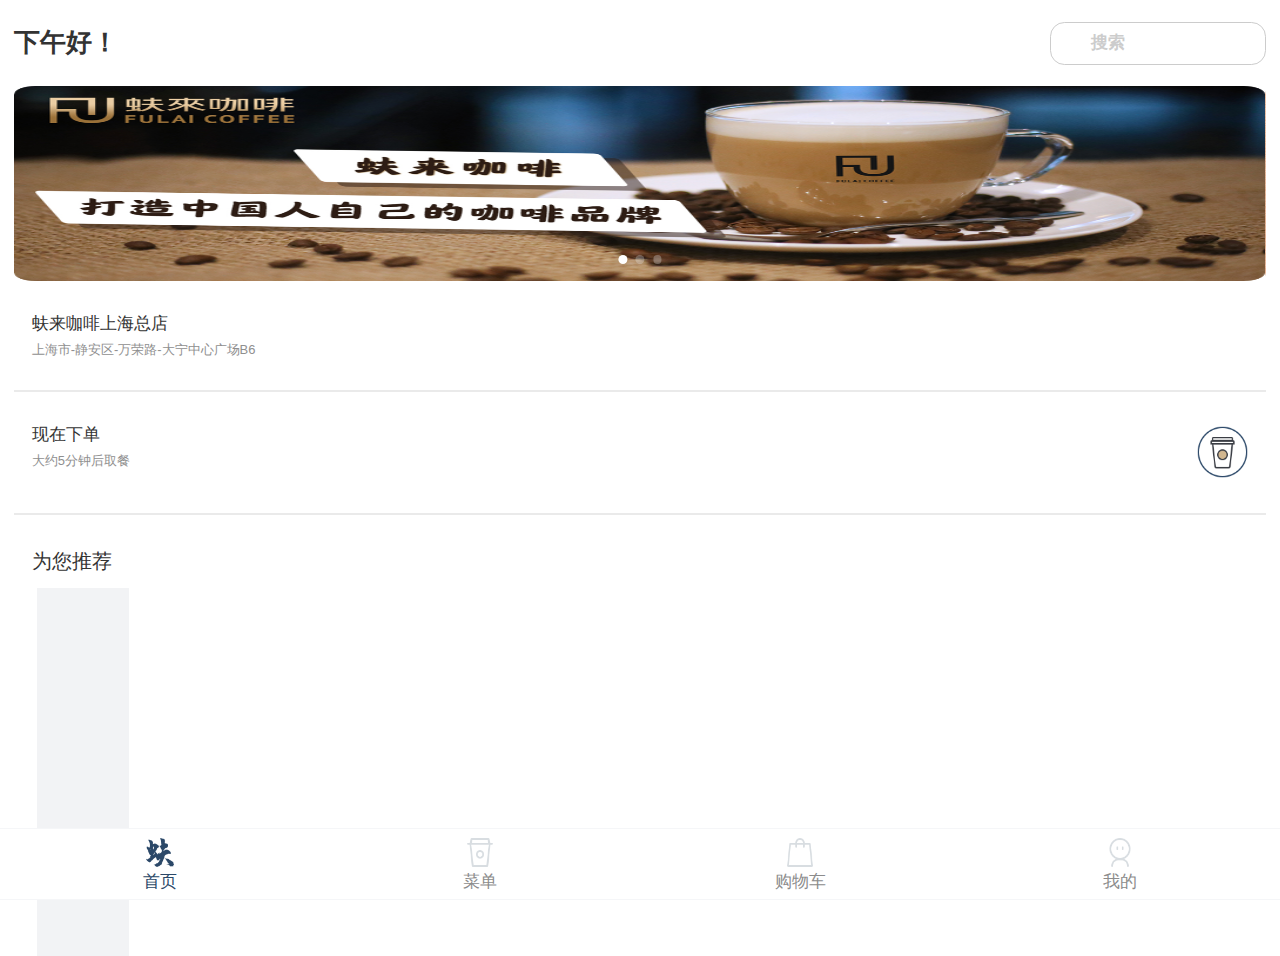
<file: index.html>
<!DOCTYPE html><html lang="en"><head><meta charset="utf-8"><meta http-equiv="X-UA-Compatible" content="IE=edge"><meta name="viewport" content="width=device-width,initial-scale=1,user-scalable=no"><link rel="icon" href="favicon.ico"><link rel="stylesheet" href="styles/reset.css"><link rel="stylesheet" href="styles/tool.css"><link rel="stylesheet" href="fonts/iconfont.css"><title>flcoffee</title><link href="static/css/chunk-01765a26.4b00ea63.css" rel="prefetch"><link href="static/css/chunk-01ad262a.b86ef305.css" rel="prefetch"><link href="static/css/chunk-06be4059.22c90d4a.css" rel="prefetch"><link href="static/css/chunk-071642f6.e44e0356.css" rel="prefetch"><link href="static/css/chunk-12500265.a4c055a7.css" rel="prefetch"><link href="static/css/chunk-253c662e.fae3a3fd.css" rel="prefetch"><link href="static/css/chunk-2a43b044.0612a08c.css" rel="prefetch"><link href="static/css/chunk-2ea45871.1562ba0e.css" rel="prefetch"><link href="static/css/chunk-35aaf0bb.ad0480c7.css" rel="prefetch"><link href="static/css/chunk-50591cde.c0ffc111.css" rel="prefetch"><link href="static/css/chunk-54c6b852.7822b2d5.css" rel="prefetch"><link href="static/css/chunk-5d0d3a96.2fcf6346.css" rel="prefetch"><link href="static/css/chunk-6841832c.7c30b5dc.css" rel="prefetch"><link href="static/css/chunk-745acdf6.328255ec.css" rel="prefetch"><link href="static/css/chunk-7831ff52.6d2cea17.css" rel="prefetch"><link href="static/css/chunk-a99b31d4.5fda9f03.css" rel="prefetch"><link href="static/css/chunk-d6b89712.bbcd7974.css" rel="prefetch"><link href="static/css/chunk-e647b44e.a7de6731.css" rel="prefetch"><link href="static/css/chunk-ebd82146.bbc2b5a4.css" rel="prefetch"><link href="static/js/chunk-01765a26.5986a001.js" rel="prefetch"><link href="static/js/chunk-01ad262a.568d9cae.js" rel="prefetch"><link href="static/js/chunk-06be4059.10c3c78c.js" rel="prefetch"><link href="static/js/chunk-071642f6.d0009edf.js" rel="prefetch"><link href="static/js/chunk-0dbfe25e.0617a163.js" rel="prefetch"><link href="static/js/chunk-12500265.6c2d1b6a.js" rel="prefetch"><link href="static/js/chunk-253c662e.9a482fb7.js" rel="prefetch"><link href="static/js/chunk-2a43b044.34181b71.js" rel="prefetch"><link href="static/js/chunk-2ea45871.5f9fdb2c.js" rel="prefetch"><link href="static/js/chunk-35aaf0bb.e88e7887.js" rel="prefetch"><link href="static/js/chunk-4ea356c4.2983a491.js" rel="prefetch"><link href="static/js/chunk-50591cde.acb2cdbd.js" rel="prefetch"><link href="static/js/chunk-54c6b852.e7432206.js" rel="prefetch"><link href="static/js/chunk-5d0d3a96.f81f14cb.js" rel="prefetch"><link href="static/js/chunk-665972f2.f5b96f7c.js" rel="prefetch"><link href="static/js/chunk-6841832c.d4f9af80.js" rel="prefetch"><link href="static/js/chunk-745acdf6.2be54880.js" rel="prefetch"><link href="static/js/chunk-7831ff52.2f3892d9.js" rel="prefetch"><link href="static/js/chunk-a99b31d4.b6424cd7.js" rel="prefetch"><link href="static/js/chunk-d6b89712.daac465c.js" rel="prefetch"><link href="static/js/chunk-e647b44e.355fee5d.js" rel="prefetch"><link href="static/js/chunk-ebd82146.264f60e6.js" rel="prefetch"><link href="static/css/app.148cad5c.css" rel="preload" as="style"><link href="static/css/chunk-vendors.0c1f0cf8.css" rel="preload" as="style"><link href="static/js/app.671f9570.js" rel="preload" as="script"><link href="static/js/chunk-vendors.b029a4de.js" rel="preload" as="script"><link href="static/css/chunk-vendors.0c1f0cf8.css" rel="stylesheet"><link href="static/css/app.148cad5c.css" rel="stylesheet"></head><body><noscript><strong>We're sorry but flcoffee doesn't work properly without JavaScript enabled. Please enable it to continue.</strong></noscript><div id="app"></div><script src="static/js/chunk-vendors.b029a4de.js"></script><script src="static/js/app.671f9570.js"></script></body></html>
</file>
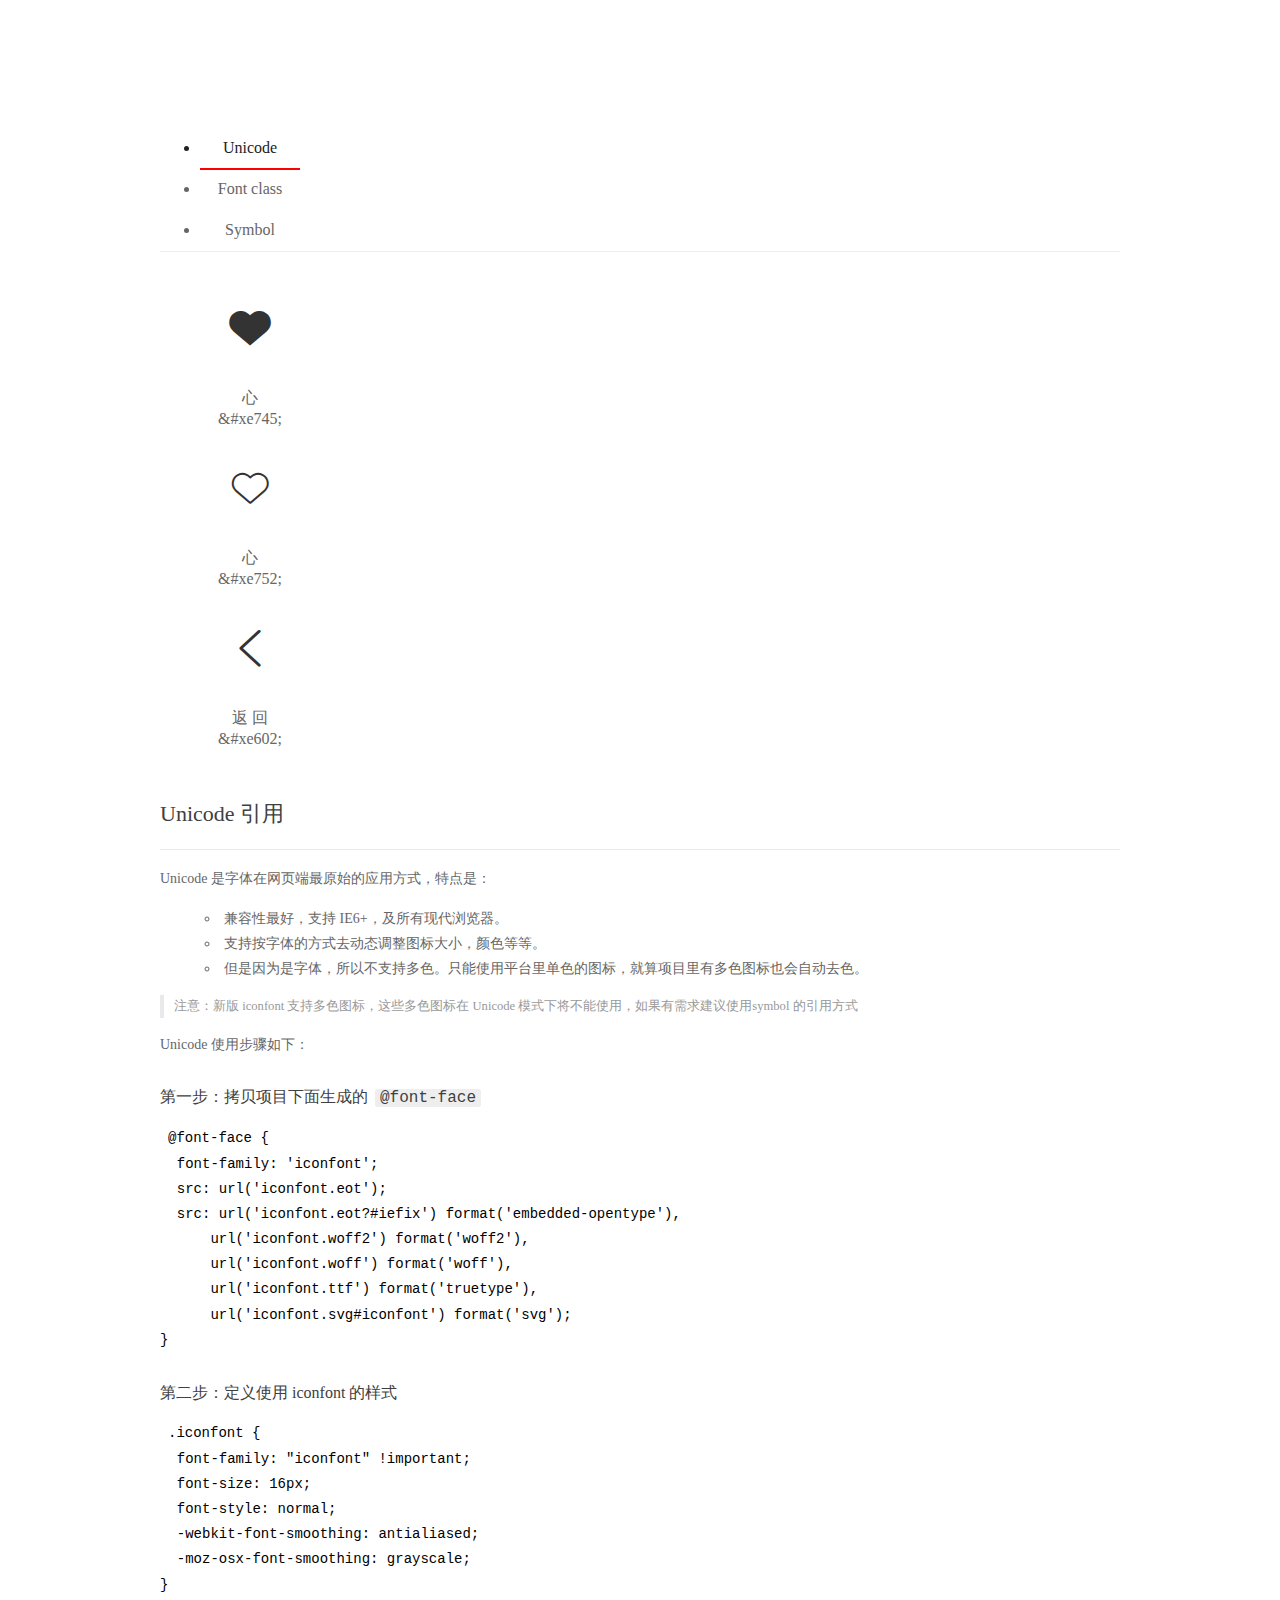
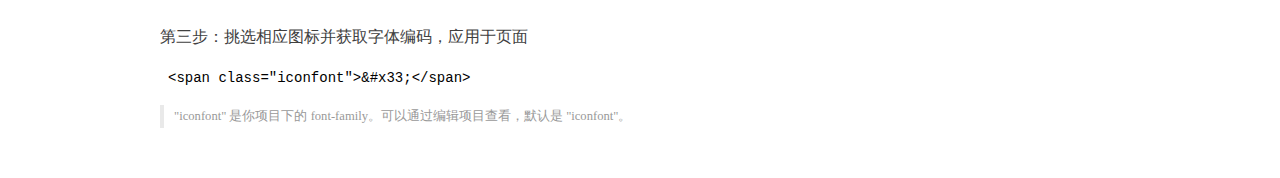
<file: fonts/demo_index.html>
<!DOCTYPE html>
<html>
<head>
  <meta charset="utf-8"/>
  <title>IconFont Demo</title>
  <link rel="shortcut icon" href="https://img.alicdn.com/tps/i4/TB1_oz6GVXXXXaFXpXXJDFnIXXX-64-64.ico" type="image/x-icon"/>
  <link rel="stylesheet" href="https://g.alicdn.com/thx/cube/1.3.2/cube.min.css">
  <link rel="stylesheet" href="demo.css">
  <link rel="stylesheet" href="iconfont.css">
  <script src="iconfont.js"></script>
  <!-- jQuery -->
  <script src="https://a1.alicdn.com/oss/uploads/2018/12/26/7bfddb60-08e8-11e9-9b04-53e73bb6408b.js"></script>
  <!-- 代码高亮 -->
  <script src="https://a1.alicdn.com/oss/uploads/2018/12/26/a3f714d0-08e6-11e9-8a15-ebf944d7534c.js"></script>
</head>
<body>
  <div class="main">
    <h1 class="logo"><a href="https://www.iconfont.cn/" title="iconfont 首页" target="_blank">&#xe86b;</a></h1>
    <div class="nav-tabs">
      <ul id="tabs" class="dib-box">
        <li class="dib active"><span>Unicode</span></li>
        <li class="dib"><span>Font class</span></li>
        <li class="dib"><span>Symbol</span></li>
      </ul>
      
    </div>
    <div class="tab-container">
      <div class="content unicode" style="display: block;">
          <ul class="icon_lists dib-box">
          
            <li class="dib">
              <span class="icon iconfont">&#xe745;</span>
                <div class="name">心</div>
                <div class="code-name">&amp;#xe745;</div>
              </li>
          
            <li class="dib">
              <span class="icon iconfont">&#xe752;</span>
                <div class="name">心</div>
                <div class="code-name">&amp;#xe752;</div>
              </li>
          
            <li class="dib">
              <span class="icon iconfont">&#xe602;</span>
                <div class="name">返 回</div>
                <div class="code-name">&amp;#xe602;</div>
              </li>
          
          </ul>
          <div class="article markdown">
          <h2 id="unicode-">Unicode 引用</h2>
          <hr>

          <p>Unicode 是字体在网页端最原始的应用方式，特点是：</p>
          <ul>
            <li>兼容性最好，支持 IE6+，及所有现代浏览器。</li>
            <li>支持按字体的方式去动态调整图标大小，颜色等等。</li>
            <li>但是因为是字体，所以不支持多色。只能使用平台里单色的图标，就算项目里有多色图标也会自动去色。</li>
          </ul>
          <blockquote>
            <p>注意：新版 iconfont 支持多色图标，这些多色图标在 Unicode 模式下将不能使用，如果有需求建议使用symbol 的引用方式</p>
          </blockquote>
          <p>Unicode 使用步骤如下：</p>
          <h3 id="-font-face">第一步：拷贝项目下面生成的 <code>@font-face</code></h3>
<pre><code class="language-css"
>@font-face {
  font-family: 'iconfont';
  src: url('iconfont.eot');
  src: url('iconfont.eot?#iefix') format('embedded-opentype'),
      url('iconfont.woff2') format('woff2'),
      url('iconfont.woff') format('woff'),
      url('iconfont.ttf') format('truetype'),
      url('iconfont.svg#iconfont') format('svg');
}
</code></pre>
          <h3 id="-iconfont-">第二步：定义使用 iconfont 的样式</h3>
<pre><code class="language-css"
>.iconfont {
  font-family: "iconfont" !important;
  font-size: 16px;
  font-style: normal;
  -webkit-font-smoothing: antialiased;
  -moz-osx-font-smoothing: grayscale;
}
</code></pre>
          <h3 id="-">第三步：挑选相应图标并获取字体编码，应用于页面</h3>
<pre>
<code class="language-html"
>&lt;span class="iconfont"&gt;&amp;#x33;&lt;/span&gt;
</code></pre>
          <blockquote>
            <p>"iconfont" 是你项目下的 font-family。可以通过编辑项目查看，默认是 "iconfont"。</p>
          </blockquote>
          </div>
      </div>
      <div class="content font-class">
        <ul class="icon_lists dib-box">
          
          <li class="dib">
            <span class="icon iconfont icon-xin"></span>
            <div class="name">
              心
            </div>
            <div class="code-name">.icon-xin
            </div>
          </li>
          
          <li class="dib">
            <span class="icon iconfont icon-xin1"></span>
            <div class="name">
              心
            </div>
            <div class="code-name">.icon-xin1
            </div>
          </li>
          
          <li class="dib">
            <span class="icon iconfont icon-fanhui"></span>
            <div class="name">
              返 回
            </div>
            <div class="code-name">.icon-fanhui
            </div>
          </li>
          
        </ul>
        <div class="article markdown">
        <h2 id="font-class-">font-class 引用</h2>
        <hr>

        <p>font-class 是 Unicode 使用方式的一种变种，主要是解决 Unicode 书写不直观，语意不明确的问题。</p>
        <p>与 Unicode 使用方式相比，具有如下特点：</p>
        <ul>
          <li>兼容性良好，支持 IE8+，及所有现代浏览器。</li>
          <li>相比于 Unicode 语意明确，书写更直观。可以很容易分辨这个 icon 是什么。</li>
          <li>因为使用 class 来定义图标，所以当要替换图标时，只需要修改 class 里面的 Unicode 引用。</li>
          <li>不过因为本质上还是使用的字体，所以多色图标还是不支持的。</li>
        </ul>
        <p>使用步骤如下：</p>
        <h3 id="-fontclass-">第一步：引入项目下面生成的 fontclass 代码：</h3>
<pre><code class="language-html">&lt;link rel="stylesheet" href="./iconfont.css"&gt;
</code></pre>
        <h3 id="-">第二步：挑选相应图标并获取类名，应用于页面：</h3>
<pre><code class="language-html">&lt;span class="iconfont icon-xxx"&gt;&lt;/span&gt;
</code></pre>
        <blockquote>
          <p>"
            iconfont" 是你项目下的 font-family。可以通过编辑项目查看，默认是 "iconfont"。</p>
        </blockquote>
      </div>
      </div>
      <div class="content symbol">
          <ul class="icon_lists dib-box">
          
            <li class="dib">
                <svg class="icon svg-icon" aria-hidden="true">
                  <use xlink:href="#icon-xin"></use>
                </svg>
                <div class="name">心</div>
                <div class="code-name">#icon-xin</div>
            </li>
          
            <li class="dib">
                <svg class="icon svg-icon" aria-hidden="true">
                  <use xlink:href="#icon-xin1"></use>
                </svg>
                <div class="name">心</div>
                <div class="code-name">#icon-xin1</div>
            </li>
          
            <li class="dib">
                <svg class="icon svg-icon" aria-hidden="true">
                  <use xlink:href="#icon-fanhui"></use>
                </svg>
                <div class="name">返 回</div>
                <div class="code-name">#icon-fanhui</div>
            </li>
          
          </ul>
          <div class="article markdown">
          <h2 id="symbol-">Symbol 引用</h2>
          <hr>

          <p>这是一种全新的使用方式，应该说这才是未来的主流，也是平台目前推荐的用法。相关介绍可以参考这篇<a href="">文章</a>
            这种用法其实是做了一个 SVG 的集合，与另外两种相比具有如下特点：</p>
          <ul>
            <li>支持多色图标了，不再受单色限制。</li>
            <li>通过一些技巧，支持像字体那样，通过 <code>font-size</code>, <code>color</code> 来调整样式。</li>
            <li>兼容性较差，支持 IE9+，及现代浏览器。</li>
            <li>浏览器渲染 SVG 的性能一般，还不如 png。</li>
          </ul>
          <p>使用步骤如下：</p>
          <h3 id="-symbol-">第一步：引入项目下面生成的 symbol 代码：</h3>
<pre><code class="language-html">&lt;script src="./iconfont.js"&gt;&lt;/script&gt;
</code></pre>
          <h3 id="-css-">第二步：加入通用 CSS 代码（引入一次就行）：</h3>
<pre><code class="language-html">&lt;style&gt;
.icon {
  width: 1em;
  height: 1em;
  vertical-align: -0.15em;
  fill: currentColor;
  overflow: hidden;
}
&lt;/style&gt;
</code></pre>
          <h3 id="-">第三步：挑选相应图标并获取类名，应用于页面：</h3>
<pre><code class="language-html">&lt;svg class="icon" aria-hidden="true"&gt;
  &lt;use xlink:href="#icon-xxx"&gt;&lt;/use&gt;
&lt;/svg&gt;
</code></pre>
          </div>
      </div>

    </div>
  </div>
  <script>
  $(document).ready(function () {
      $('.tab-container .content:first').show()

      $('#tabs li').click(function (e) {
        var tabContent = $('.tab-container .content')
        var index = $(this).index()

        if ($(this).hasClass('active')) {
          return
        } else {
          $('#tabs li').removeClass('active')
          $(this).addClass('active')

          tabContent.hide().eq(index).fadeIn()
        }
      })
    })
  </script>
</body>
</html>
</file>
<file: styles/tool.css>
@media (-webkit-min-device-pixel-ratio: 1.5) , (min-device-pixel-ratio: 1.5) {
	.border-bottom-1px:after {
		transform: scaleY(0.7);
	}
}

@media (-webkit-min-device-pixel-ratio: 2) , (min-device-pixel-ratio: 2) {
	.border-bottom-1px:after {
		transform: scaleY(0.5);
	}
}

@media (-webkit-min-device-pixel-ratio: 3) , (min-device-pixel-ratio: 3) {
	.border-bottom-1px:after {
		transform: scaleY(0.33);
	}
}
</file>
<file: fonts/iconfont.css>
@font-face {font-family: "iconfont";
  src: url('iconfont.eot?t=1603888248033'); /* IE9 */
  src: url('iconfont.eot?t=1603888248033#iefix') format('embedded-opentype'), /* IE6-IE8 */
  url('[data-uri]') format('woff2'),
  url('iconfont.woff?t=1603888248033') format('woff'),
  url('iconfont.ttf?t=1603888248033') format('truetype'), /* chrome, firefox, opera, Safari, Android, iOS 4.2+ */
  url('iconfont.svg?t=1603888248033#iconfont') format('svg'); /* iOS 4.1- */
}

.iconfont {
  font-family: "iconfont" !important;
  font-size: 16px;
  font-style: normal;
  -webkit-font-smoothing: antialiased;
  -moz-osx-font-smoothing: grayscale;
}

.icon-xin:before {
  content: "\e745";
}

.icon-xin1:before {
  content: "\e752";
}

.icon-fanhui:before {
  content: "\e602";
}
</file>
<file: static/css/chunk-01765a26.4b00ea63.css>
.register /deep/ .van-nav-bar__text{color:#2b4868}.register .register-title{margin:2.72rem 0 .85333rem 0;padding-left:.8rem;font-size:.56rem;color:#444}.register .register-from{padding:0 .77333rem}.register .register-from /deep/ .van-field__label{margin:0 0 0 .32rem;width:.69333rem}.register .register-from input{text-indent:.58667rem}.register .register-from .tel input{text-indent:.13333rem}.register .register-from /deep/ .van-button{padding:0 .48rem;text-indent:.05333rem}.register .register-from /deep/ .yzm .van-field__left-icon{position:relative;width:.48rem}.register .register-from /deep/ .yzm .van-icon{position:absolute;top:50%;width:.64rem;-webkit-transform:translateY(-50%);transform:translateY(-50%)}.register .register-from /deep/ .van-icon-manager-o{color:#a4a4a4}.register .register-btn{display:-webkit-box;display:-webkit-flex;display:flex;-webkit-box-pack:center;-webkit-justify-content:center;justify-content:center;margin-top:1.30667rem;height:1.12rem}.register .register-btn .btn{border-radius:.48rem;width:90vw;height:1.12rem;font-size:.34667rem;line-height:1.12rem;text-align:center;letter-spacing:.05333rem;color:#fbffff;background-color:#21496b;box-shadow:0 .05333rem .05333rem #21496b}.register .confirm{margin-top:.69333rem;font-size:.29333rem;text-align:center;color:#999}
</file>
<file: static/css/chunk-01ad262a.b86ef305.css>
.menu .store-info{display:-webkit-box;display:-webkit-flex;display:flex;-webkit-box-align:center;-webkit-align-items:center;align-items:center;margin-top:1.12rem;padding:0 .42667rem}.menu .store-info .map-icon{margin-right:.26667rem;width:.48rem;height:.64rem;background-image:url([data-uri]);background-repeat:no-repeat;background-size:.48rem .64rem}.menu .store-info .store-title{margin-bottom:.21333rem;font-size:.32rem}.menu .store-info .store-content{font-size:.24rem;color:#8f8f8f}.menu .menu-banner{margin-top:.32rem;padding:0 .26667rem;width:100vw}.menu .menu-banner .menu-img{display:block;width:100%}.menu /deep/ .van-skeleton__avatar+.van-skeleton__content{padding:0}.menu .van-skeleton__title,.menu /deep/ .van-skeleton__row{height:.32667rem}.menu /deep/ .van-skeleton{margin-bottom:.37333rem}.menu /deep/ .van-skeleton__title{height:2.66667rem}.good-list{position:fixed;top:5.57333rem;right:0;bottom:0;left:0}.good-list .list{display:-webkit-box;display:-webkit-flex;display:flex;position:absolute;top:0;right:0;bottom:1.33333rem;left:0}.good-list .menu-list{-webkit-box-flex:0;-webkit-flex:0 0 2.88rem;flex:0 0 2.88rem;overflow:hidden;margin-top:.18667rem}.good-list .menu-list .menu-item{height:1.09333rem;line-height:1.09333rem;text-align:center;color:#9a9a9a;background-color:#f8f8f8}.good-list .menu-list .menu-item.active{color:#333;background-color:#fff}.good-list .detail-list{-webkit-box-flex:1;-webkit-flex:1;flex:1;overflow:hidden;margin-top:.18667rem}.good-list .detail-list .type-name{padding-left:.29333rem;height:1.09333rem;font-size:.32rem;color:#333}.good-list .detail-list .detail-item{display:-webkit-box;display:-webkit-flex;display:flex;margin:.53333rem 0;padding:0 .37333rem}.good-list .detail-list .detail-item:last-child{margin-bottom:0}.good-list .detail-list .detail-item .detsil-img{-webkit-box-flex:0;-webkit-flex:0 0 1.92rem;flex:0 0 1.92rem;height:1.92rem;background-color:#f2f3f5}.good-list .detail-list .detail-item .detsil-img img{display:block;width:100%}.good-list .detail-list .detail-item .detail-info{-webkit-box-flex:1;-webkit-flex:1;flex:1;position:relative;margin-left:.32rem}.good-list .detail-list .detail-item .detail-info .name{margin-bottom:.29333rem;font-size:.42667rem;font-weight:700;color:#333}.good-list .detail-list .detail-item .detail-info .desc{overflow:hidden;margin-bottom:.24rem;padding-top:.02667rem;width:4rem;font-size:.26667rem;white-space:nowrap;text-overflow:ellipsis;color:#9a9a9a}.good-list .detail-list .detail-item .detail-info .price{display:-webkit-box;display:-webkit-flex;display:flex;-webkit-box-pack:justify;-webkit-justify-content:space-between;justify-content:space-between;-webkit-box-align:end;-webkit-align-items:flex-end;align-items:flex-end;position:absolute;right:0;bottom:0;left:0;font-size:.37333rem;color:#d82930}.good-list .detail-list .detail-item .detail-info .price .increase{border-radius:50%;width:.45333rem;height:.45333rem;line-height:.45333rem;text-align:center;color:#fbffff;background-color:#2b4868}
</file>
<file: static/css/chunk-06be4059.22c90d4a.css>
.shopcart /deep/ .van-nav-bar__text{color:#333}.shopcart .not-box{position:relative}.shopcart .not-box .not-have{margin-top:2.66667rem}.shopcart .not-box .btn{position:absolute;top:66%;left:50%;border:.02667rem solid #9a9a9a;border-radius:.42667rem;padding:.32rem .96rem;font-size:.32rem;color:#9a9a9a;background-color:#fff;-webkit-transform:translateX(-50%);transform:translateX(-50%)}.shopcart .list{margin-bottom:2.93333rem}.shopcart .list .item{position:relative}.shopcart .list .item:after{display:inline-block;position:absolute;left:50%;bottom:0;width:90vw;height:.02667rem;background-color:#f1f1f1;-webkit-transform:translateX(-50%);transform:translateX(-50%);content:""}.shopcart .list .goods-info{display:-webkit-box;display:-webkit-flex;display:flex;-webkit-box-align:center;-webkit-align-items:center;align-items:center}.shopcart .list .goods-info .goods-check{margin-right:.26667rem}.shopcart .list .goods-info .goods-check /deep/ .van-checkbox__icon--checked .van-icon{background-color:#2b4868;border-color:#2b4868}.shopcart .list .goods-info .goods-img{margin-right:.26667rem;width:1.65333rem;height:1.65333rem;background-color:#2b4868}.shopcart .list .goods-info .goods-name{-webkit-box-flex:1;-webkit-flex:1;flex:1}.shopcart .list .goods-info .goods-name .name,.shopcart .list .goods-info .goods-name .price{font-size:.29333rem;color:#333}.shopcart .list .goods-info .goods-name .type{font-size:.21333rem;color:#909090}.shopcart .list .goods-info .goods-btn /deep/ .van-stepper--round .van-stepper__minus{color:#2b4868;border:.02667rem solid #2b4868}.shopcart .list .goods-info .goods-btn /deep/ .van-stepper--round .van-stepper__plus{background-color:#2b4868}.shopcart .list /deep/ .van-button{border-top-left-radius:.26667rem;border-bottom-left-radius:.26667rem;padding:0 .26667rem;height:100%}.shopcart /deep/ .van-swipe-cell__right{padding:.26667rem 0 .26667rem .53333rem;box-sizing:border-box}.shopcart .total{position:fixed;right:0;bottom:1.33333rem;left:0;width:100vw;height:1.33333rem}.shopcart .total /deep/ .van-submit-bar__button{width:2.53333rem;letter-spacing:.02667rem}.shopcart .total /deep/ .van-submit-bar{margin-bottom:1.33333rem}.shopcart .total /deep/ .van-checkbox__icon--checked .van-icon{background-color:#2b4868;border-color:#2b4868}.shopcart .total /deep/ .buy-btn .van-button{border:0;height:70%}.shopcart .total /deep/ .van-submit-bar__price{color:#333}.shopcart .total /deep/ .delete .van-checkbox{margin-right:5.12rem}
</file>
<file: static/css/chunk-071642f6.e44e0356.css>
.edit-address[data-v-d774ef9c] .van-nav-bar .van-icon,.edit-address[data-v-d774ef9c] .van-nav-bar__text{color:#323233}.edit-address[data-v-d774ef9c] .van-button--danger{border:.02667rem solid #2b4868;background-color:#2b4868}
</file>
<file: static/css/chunk-12500265.a4c055a7.css>
.user-info /deep/ .van-nav-bar .van-icon,.user-info /deep/ .van-nav-bar__text{color:#323233}.user-info .user-form /deep/ .van-cell{margin:.10667rem 0;padding:.16rem .53333rem;line-height:1.2rem}.user-info .user-form .user-img{position:relative;float:right;overflow:hidden;border-radius:50%;width:1.2rem;height:1.2rem;background-color:#ccc}.user-info .user-form .user-img .uploader{position:absolute;top:0;left:0;width:1.2rem;height:1.2rem;opacity:0}.user-info .user-form /deep/ .van-cell__value{overflow:unset}.user-info .user-form .form-inp{margin:0;border:0;padding:0;text-align:right}.user-info .user-form .area-box{padding:0 .53333rem;height:1.33333rem}.user-info .user-form .area-title{height:.58667rem;font-size:.37333rem;line-height:.58667rem}.user-info .user-form .text-area{display:block;margin:0;border:0;padding:.02667rem 0 0 0;width:100%;height:100%;font-size:.34667rem;outline:none;resize:none;color:#969799}
</file>
<file: static/css/chunk-253c662e.fae3a3fd.css>
.chart-view[data-v-5fc2709a] .van-nav-bar .van-icon,.chart-view[data-v-5fc2709a] .van-nav-bar__text{color:#323233}.chart-view .item-box[data-v-5fc2709a]{padding:0 .53333rem}.chart-view .item-box .item-title[data-v-5fc2709a]{margin-bottom:.26667rem;font-size:.37333rem}.chart-view .item-box .item[data-v-5fc2709a]{margin-bottom:.08rem}.chart-view .item-box .item .item-color[data-v-5fc2709a]{display:inline-block;margin-right:.08rem;border-radius:.08rem;width:.8rem;height:.37333rem}.chart-view .item-box .item .item-name[data-v-5fc2709a]{display:inline-block;margin-right:.08rem;vertical-align:top;font-size:.32rem;color:#323233}.chart-view .item-box .item .item-count[data-v-5fc2709a]{display:inline-block;vertical-align:top}.chart-view .empty-box[data-v-5fc2709a] .custom-image .van-empty__image{width:2.4rem;height:2.4rem}.chart-view .empty-box[data-v-5fc2709a] .van-empty__description{margin-top:.74667rem}.chart-view .empty-box .btn[data-v-5fc2709a]{border:.02667rem solid #9a9a9a;border-radius:.42667rem;padding:.32rem .96rem;font-size:.32rem;color:#9a9a9a;background-color:#fff}
</file>
<file: static/css/chunk-2a43b044.0612a08c.css>
.my-address /deep/ .van-nav-bar .van-icon,.my-address /deep/ .van-nav-bar__text{color:#323233}.my-address /deep/ .van-tag--danger{background-color:#2b4868}.my-address /deep/ .van-address-item{border-bottom:.02667rem solid #f1f1f1}.my-address /deep/ .van-button--danger{border:.02667rem solid #2b4868;background-color:#2b4868}.my-address .empty-box /deep/ .custom-image .van-empty__image{width:2.4rem;height:2.4rem}.my-address .empty-box /deep/ .van-empty__description{margin-top:.74667rem}.my-address .empty-box .btn{border:.02667rem solid #9a9a9a;border-radius:.42667rem;padding:.32rem .96rem;font-size:.32rem;color:#9a9a9a;background-color:#fff}
</file>
<file: static/css/chunk-2ea45871.1562ba0e.css>
.like /deep/ .van-nav-bar .van-icon,.like /deep/ .van-nav-bar__text{color:#323233}.like .like-box .item{display:-webkit-box;display:-webkit-flex;display:flex;position:relative;margin:0 .26667rem;padding:.26667rem 0;background-color:#fff}.like .like-box .item:after{display:inline-block;position:absolute;right:0;bottom:0;left:0;height:.02667rem;background-color:#f1f1f1;content:""}.like .like-box .item .like-img{width:1.65333rem;height:1.65333rem;background-color:#2b4868}.like .like-box .item .like-info{margin-left:.16rem}.like .like-box .item .like-info .name{margin-top:.10667rem;font-size:.37333rem;color:#333}.like .like-box .item .like-info .price{margin-top:.26667rem;font-size:.32rem;color:#909090}.like .like-box .item .like-rate{position:absolute;top:50%;right:0;-webkit-transform:translateY(-50%);transform:translateY(-50%)}.like .like-box .item .like-rate .icon-xin{font-size:.56rem;color:#2b4868}.like .empty-box /deep/ .custom-image .van-empty__image{width:2.4rem;height:2.4rem}.like .empty-box /deep/ .van-empty__description{margin-top:.74667rem}.like .empty-box .btn{border:.02667rem solid #9a9a9a;border-radius:.42667rem;padding:.32rem .96rem;font-size:.32rem;color:#9a9a9a;background-color:#fff}
</file>
<file: static/css/chunk-35aaf0bb.ad0480c7.css>
.address /deep/ .van-nav-bar .van-icon,.address /deep/ .van-nav-bar__text{color:#323233}.address /deep/ .van-button--danger{border:.02667rem solid #2b4868;background-color:#2b4868}
</file>
<file: static/css/chunk-50591cde.c0ffc111.css>
.forgot /deep/ .van-nav-bar__text{color:#2b4868}.forgot .login-title{margin:2.72rem 0 .85333rem 0;padding-left:.8rem;font-size:.56rem;color:#444}.forgot .login-from{padding:0 .77333rem}.forgot .login-from input{text-indent:.58667rem}.forgot .login-from .forget-passw{font-size:.29333rem;color:#c8c9cc}.forgot .login-btn{display:-webkit-box;display:-webkit-flex;display:flex;-webkit-box-pack:center;-webkit-justify-content:center;justify-content:center;margin-top:1.30667rem;height:1.12rem}.forgot .login-btn .btn{border-radius:.48rem;width:90vw;height:1.12rem;font-size:.34667rem;line-height:1.12rem;text-align:center;letter-spacing:.05333rem;color:#fbffff;background-color:#21496b;box-shadow:0 .05333rem .05333rem #21496b}.forgot .register{display:block;margin-top:.69333rem;padding-left:.77333rem;font-size:.29333rem;color:#999}.forgot .content{padding:.42667rem}.forgot .confirm-btn{margin-top:.53333rem}
</file>
<file: static/css/chunk-54c6b852.7822b2d5.css>
.user{position:relative}.user .user-bg{padding:.98667rem 0 0 .66667rem;width:100vw;height:6.61333rem;letter-spacing:.02667rem;background-image:url(../../static/img/userbg.781d1c15.png);background-repeat:no-repeat;background-size:100% 6.61333rem}.user .user-bg .welcome-title{margin-bottom:.24rem;font-size:.53333rem;color:#fbffff}.user .user-bg .welcome-content{margin-bottom:.34667rem;font-size:.29333rem;color:#fbffff}.user .user-bg .user{margin-top:.48rem}.user .user-bg .user .user-img{display:inline-block;overflow:hidden;margin-right:.21333rem;border-radius:50%;width:1.73333rem;height:1.73333rem}.user .user-bg .user .user-name{display:inline-block;padding-top:.16rem;font-size:.4rem;vertical-align:top;letter-spacing:.02667rem;color:#fff}.user .user-bg .user .user-name .des{margin-top:.26667rem;font-size:.32rem;color:#909090}.user .user-list{overflow:hidden;position:absolute;top:5.33333rem;right:0;left:0;border-top-left-radius:.48rem;border-top-right-radius:.48rem;padding-top:.48rem;background-color:#fff}.user /deep/ .van-button--mini{padding:0 .53333rem;letter-spacing:.05333rem}
</file>
<file: static/css/chunk-5d0d3a96.2fcf6346.css>
.search /deep/ .van-nav-bar .van-icon,.search /deep/ .van-nav-bar__text{color:#323233}.search .search-head{display:-webkit-box;display:-webkit-flex;display:flex;-webkit-box-align:center;-webkit-align-items:center;align-items:center;padding:.16rem .16rem .16rem 0}.search .search-head .back{-webkit-box-flex:0;-webkit-flex:0 0 1.33333rem;flex:0 0 1.33333rem;text-align:center}.search .search-box{display:-webkit-box;display:-webkit-flex;display:flex;-webkit-box-flex:1;-webkit-flex:1;flex:1;-webkit-box-align:center;-webkit-align-items:center;align-items:center;overflow:hidden;border:.02667rem solid #ccc;border-radius:.53333rem;height:1.06667rem}.search .search-box .search-icon{-webkit-box-flex:0;-webkit-flex:0 0 1.06667rem;flex:0 0 1.06667rem;text-align:center}.search .search-box .search-inp{display:block;-webkit-box-flex:1;-webkit-flex:1;flex:1;margin:0;border:0;padding:.02667rem .32rem 0 0;height:100%;font-size:.37333rem;letter-spacing:.02667rem;color:#646566;outline:none}.search .search-list{margin:0 .26667rem}.search .search-list .search-item{position:relative;padding:.42667rem 0;font-size:.37333rem}.search .search-list .search-item:after{display:inline-block;position:absolute;right:0;bottom:0;left:0;height:.02667rem;background-color:#f1f1f1;content:""}.search .search-list .search-item .name{padding-left:.26667rem;color:#333}
</file>
<file: static/css/chunk-6841832c.7c30b5dc.css>
[data-v-4b67b837] .van-info{background-color:red}
</file>
<file: static/css/chunk-745acdf6.328255ec.css>
.user-setting[data-v-c37d5714] .van-nav-bar .van-icon,.user-setting[data-v-c37d5714] .van-nav-bar__text{color:#323233}.user-setting[data-v-c37d5714] .van-cell{margin:.10667rem 0}.user-setting .list-box[data-v-c37d5714]{margin:0 .26667rem}.user-setting .quit-btn[data-v-c37d5714]{margin:1.86667rem .26667rem 0 .26667rem}.user-setting .content[data-v-c37d5714]{padding:.42667rem}.user-setting .confirm-btn[data-v-c37d5714]{margin-top:.53333rem}
</file>
<file: static/css/chunk-7831ff52.6d2cea17.css>
.pay{position:relative;border:.02667rem solid transparent;min-height:100vh;background-image:url(../../static/img/userbg.781d1c15.png);background-color:#f2f2f2;background-repeat:no-repeat;background-size:100% 6.61333rem}.pay .goback-icon{position:absolute;top:.26667rem;left:.16rem;border-radius:50%;width:.85333rem;height:.85333rem;line-height:.85333rem;text-align:center;color:#fff;background-color:rgba(0,0,0,.2)}.pay .container{display:-webkit-box;display:-webkit-flex;display:flex;-webkit-box-orient:vertical;-webkit-box-direction:normal;-webkit-flex-direction:column;flex-direction:column;-webkit-box-align:center;-webkit-align-items:center;align-items:center;margin-bottom:2.53333rem}.pay .container .pay-box{margin-bottom:.29333rem;border-radius:.16rem;padding:.32rem .29333rem;width:95vw;background-color:#fff}.pay .container .pay-box.margin-t{margin-top:2.24rem}.pay .container .pay-box .store-info{display:-webkit-box;display:-webkit-flex;display:flex;-webkit-box-align:center;-webkit-align-items:center;align-items:center}.pay .container .pay-box .store-info .map-icon{margin-right:.18667rem;width:.34667rem;height:.45333rem;background-image:url([data-uri]);background-repeat:no-repeat;background-size:.34667rem .45333rem}.pay .container .pay-box .store-info .address{-webkit-box-flex:1;-webkit-flex:1;flex:1}.pay .container .pay-box .store-info .address .store-title{margin-bottom:.21333rem;font-size:.34667rem;letter-spacing:.02667rem}.pay .container .pay-box .store-info .address .store-content{font-size:.24rem;letter-spacing:.02667rem;color:#8f8f8f}.pay .container .pay-box .store-info .select-btn{position:relative;margin-left:.77333rem;border-radius:.29333rem;width:1.86667rem;height:.69333rem;font-size:.24rem;color:#fff;background-color:#2b4868}.pay .container .pay-box .store-info .select-btn .content{display:inline-block;width:50%;line-height:.69333rem;text-align:center}.pay .container .pay-box .store-info .select-btn .btn{display:inline-block;position:absolute;top:50%;left:0;margin:0 .08rem;border-radius:.26667rem;width:.90667rem;height:.54rem;line-height:.58667rem;text-align:center;color:#2b4868;background-color:#fff;-webkit-transform:translateY(-50%);transform:translateY(-50%);-webkit-transition:all .5s;transition:all .5s}.pay .container .pay-box .time{margin-top:.26667rem;padding:.16rem .24rem;font-size:.34667rem;letter-spacing:.02667rem}.pay .container .pay-box .time .take{display:-webkit-box;display:-webkit-flex;display:flex;-webkit-box-pack:justify;-webkit-justify-content:space-between;justify-content:space-between}.pay .container .pay-box .time .address-title{line-height:.37333rem}.pay .container .pay-box .time .address-title /deep/ .van-icon{vertical-align:top}.pay .container .pay-box .time .default-box{position:relative}.pay .container .pay-box .time .default-box .default-info .name{display:inline-block;margin-right:.26667rem;font-size:.37333rem;color:#2b4868}.pay .container .pay-box .time .default-box .default-info .tel{font-size:.29333rem;color:#8f8f8f}.pay .container .pay-box .time .default-box .default-address{margin-top:.21333rem;padding-right:.29333rem;font-size:.32rem;color:#333}.pay .container .pay-box .time .default-box .default-arrow{position:absolute;top:50%;right:0;-webkit-transform:translateY(-50%);transform:translateY(-50%)}.pay .container .pay-box .pay-item{display:-webkit-box;display:-webkit-flex;display:flex;position:relative;padding:.4rem 0;letter-spacing:.02667rem}.pay .container .pay-box .pay-item:first-child{padding:0 0 .4rem 0}.pay .container .pay-box .pay-item:after{position:absolute;right:0;bottom:0;left:0;height:.02667rem;background-color:#f1f1f1;content:""}.pay .container .pay-box .pay-item .pay-img{margin-right:.16rem;width:1.54667rem;height:1.54667rem}.pay .container .pay-box .pay-item .pay-info{-webkit-box-flex:1;-webkit-flex:1;flex:1}.pay .container .pay-box .pay-item .pay-info .name{margin-top:.10667rem;font-size:.37333rem;color:#333}.pay .container .pay-box .pay-item .pay-info .name .pay-count{display:inline-block;margin-left:.16rem;font-size:.37333rem;color:#929292}.pay .container .pay-box .pay-item .pay-info .type{margin-top:.34667rem;font-size:.24rem;color:#8f8f8f}.pay .container .pay-box .pay-item .pay-price{line-height:1.54667rem;font-size:.37333rem;color:#333}.pay .container .pay-box .total-price{padding-top:.29333rem;font-size:.24rem;text-align:right;color:#4b4b4b}.pay .container .pay-box .total-price .price{font-size:.42667rem;color:#333}.pay .container .pay-box /deep/ .van-cell{padding:0}.pay .container .pay-box /deep/ .van-cell /deep/ .van-cell__title{font-size:.34667rem;color:#333}.pay .container .pay-box /deep/ .van-cell /deep/ .van-cell__value{font-size:.34667rem}.pay .container .pay-box /deep/ .van-action-sheet__content{padding:0 .26667rem .26667rem .26667rem}.pay .container .pay-box /deep/ .van-field{border-radius:.08rem;background-color:#f3f3f3}.pay .container .pay-box /deep/ .van-field__control{padding:.32rem;box-sizing:border-box}.pay /deep/ .van-button--danger{border:.02667rem solid #2b4868;background-color:#2b4868}.pay /deep/ .van-address-item__edit{display:none}.pay /deep/ .van-address-item__value{padding:0}.pay /deep/ .van-address-item .van-radio__icon--checked .van-icon{background-color:#2b4868;border-color:#2b4868}.pay .pay-footer,.pay /deep/ .van-tag--danger{background-color:#2b4868}.pay .pay-footer{display:-webkit-box;display:-webkit-flex;display:flex;-webkit-box-pack:justify;-webkit-justify-content:space-between;justify-content:space-between;-webkit-box-align:center;-webkit-align-items:center;align-items:center;position:fixed;bottom:.88rem;left:50%;border-radius:.8rem;width:95vw;height:1.30667rem;-webkit-transform:translateX(-50%);transform:translateX(-50%)}.pay .pay-footer .total{margin-left:.77333rem;font-size:.29333rem;color:#fff}.pay .pay-footer .total .price{font-size:.42667rem}.pay .pay-footer .btn{margin-right:.16rem;border-radius:.45333rem;width:2.24rem;height:.96rem;font-size:.32rem;color:#fff;background-color:#d8b58a}
</file>
<file: static/css/chunk-a99b31d4.5fda9f03.css>
.order{min-height:100vh;background-color:#f2f2f2}.order /deep/ .van-nav-bar .van-icon,.order /deep/ .van-nav-bar__text{color:#323233}.order /deep/ .van-tabs__line{background-color:#2b4868}.order .tab-list{padding-bottom:.26667rem}.order .order-box .order-item{margin:.26667rem .26667rem;border-radius:.26667rem;padding:.32rem;background-color:#fff}.order .order-box .order-item-head:after{display:block;clear:both;content:""}.order .order-box .order-item-head span{display:inline-block}.order .order-box .order-item-head .type{float:left;margin-top:.02667rem;border:.02667rem solid #2b4868;padding:.05333rem .10667rem;font-size:.26667rem;color:#2b4868}.order .order-box .order-item-head .address{margin-left:.48rem;font-size:.37333rem;line-height:.48rem}.order .order-box .order-item-head .status{float:right;line-height:.48rem;color:#9a9a9a}.order .order-box .order-item-head .code{float:right;line-height:.48rem;color:#646566}.order .order-box .order-item-detail{margin:.32rem 0 .32rem 0;border-top:.02667rem solid #f1f1f1;padding-top:.26667rem}.order .order-box .order-item-detail .item-detail-box{display:-webkit-box;display:-webkit-flex;display:flex;margin-bottom:.26667rem}.order .order-box .order-item-detail .pay-img{margin-right:.16rem;width:1.54667rem;height:1.54667rem}.order .order-box .order-item-detail .pay-info{-webkit-box-flex:1;-webkit-flex:1;flex:1}.order .order-box .order-item-detail .pay-info .name{margin-top:.10667rem;font-size:.37333rem;color:#333}.order .order-box .order-item-detail .pay-info .name .pay-count{display:inline-block;margin-left:.16rem;font-size:.37333rem;color:#929292}.order .order-box .order-item-detail .pay-info .type{margin-top:.34667rem;font-size:.24rem;color:#8f8f8f}.order .order-box .order-item-detail .pay-price{line-height:1.54667rem;font-size:.37333rem;color:#333}.order .order-box .order-item-total{margin-bottom:.26667rem;border-bottom:.02667rem solid #f1f1f1;padding-bottom:.26667rem;font-size:.37333rem;text-align:right;color:#333}.order .order-box .order-item-footer{display:-webkit-box;display:-webkit-flex;display:flex;-webkit-box-pack:justify;-webkit-justify-content:space-between;justify-content:space-between;-webkit-box-align:center;-webkit-align-items:center;align-items:center;position:relative}.order .order-box .order-item-footer .confirm-btn,.order .order-box .order-item-footer .detail-btn,.order .order-box .order-item-footer .remove-btn{border-radius:.10667rem;padding:.16rem .26667rem;color:#fff;background-color:#2b4868}.order .order-box .order-item-footer .detail-btn{position:absolute;left:60%;box-sizing:border-box;padding:.13333rem .26667rem;border:.02667rem solid #2b4868;color:#2b4868;background-color:#fff}.order .order-box .order-item-footer .remove-btn{background-color:#c8c9cc}.order .empty-box /deep/ .custom-image .van-empty__image{width:2.4rem;height:2.4rem}.order .empty-box /deep/ .van-empty__description{margin-top:.74667rem}.order .empty-box .btn{border:.02667rem solid #9a9a9a;border-radius:.42667rem;padding:.32rem .96rem;font-size:.32rem;color:#9a9a9a;background-color:#fff}.order .user{padding:.53333rem}.order .user p{padding:.16rem 0;font-size:.37333rem}.order .user .address{line-height:.48rem}
</file>
<file: static/css/chunk-d6b89712.bbcd7974.css>
.home{padding:0 .26667rem}.home .time-title{display:-webkit-box;display:-webkit-flex;display:flex;-webkit-box-pack:justify;-webkit-justify-content:space-between;justify-content:space-between;-webkit-box-align:center;-webkit-align-items:center;align-items:center;padding:.4rem 0;font-size:.48rem;font-weight:700;color:#333}.home .time-title .nick-name{-webkit-box-flex:1;-webkit-flex:1;flex:1;overflow:hidden;padding-top:.02667rem;white-space:nowrap;text-overflow:ellipsis}.home .time-title .search-box{display:inline-block;position:relative;border:.02667rem solid #ccc;border-radius:.26667rem;width:4rem;height:.8rem}.home .time-title .search-box .search-icon{left:.16rem}.home .time-title .search-box .search-icon,.home .time-title .search-box .search-text{position:absolute;top:50%;-webkit-transform:translateY(-50%);transform:translateY(-50%)}.home .time-title .search-box .search-text{left:.74667rem;font-size:.32rem;color:#ccc}.home .my-swipe{overflow:hidden;border-radius:.16rem}.home .my-swipe .van-swipe-item .banner-img{display:block;width:100%;height:3.6rem}.home .home-list-item{display:-webkit-box;display:-webkit-flex;display:flex;-webkit-box-pack:justify;-webkit-justify-content:space-between;justify-content:space-between;position:relative;padding:.64rem .32rem;color:#333}.home .home-list-item:after{display:inline-block;position:absolute;right:0;bottom:0;left:0;height:.02667rem;background-color:#eaeaea;content:""}.home .home-list-item:last-child{margin-bottom:.64rem}.home .home-list-item .store-title{margin-bottom:.21333rem;font-size:.32rem}.home .home-list-item .store-content{font-size:.24rem;color:#8f8f8f}.home .home-list-item .buy-icon{display:inline-block;width:.96rem;height:.96rem;background-image:url([data-uri]);background-repeat:no-repeat;background-size:.96rem .96rem}.recommend{overflow:hidden;padding-top:.02667rem;white-space:nowrap}.recommend .recommend-title{margin-bottom:.32rem;padding-left:.32rem;font-size:.37333rem;color:#333}.recommend .recommend-list{overflow:hidden}.recommend .list{display:inline-block;white-space:nowrap}.recommend .recommend-item{display:inline-block;margin-right:.24rem;width:2.45333rem;font-size:.29333rem;color:#333}.recommend .recommend-item:last-child{margin-right:0}.recommend .recommend-item .recommend-img{margin-bottom:.32rem;border-radius:.08rem;width:2.45333rem;height:2.45333rem;background-color:#f7f7f9}.recommend .recommend-item .recommend-img img{display:block;width:100%}.recommend .recommend-item .recommend-price{display:-webkit-box;display:-webkit-flex;display:flex;-webkit-box-pack:justify;-webkit-justify-content:space-between;justify-content:space-between;-webkit-box-align:end;-webkit-align-items:flex-end;align-items:flex-end}.recommend .recommend-item .recommend-price .price:before{display:inline-block;-webkit-transform:scale(.7);transform:scale(.7);content:"￥"}.recommend .recommend-item .recommend-price .increase{border-radius:50%;width:.45333rem;height:.45333rem;line-height:.45333rem;text-align:center;color:#fbffff;background-color:#2b4868}.recommend /deep/ .van-skeleton__avatar{margin-right:.24rem}.recommend /deep/ .van-skeleton{display:inline-block;padding:0}
</file>
<file: static/css/chunk-e647b44e.a7de6731.css>
.login /deep/ .van-nav-bar__text{color:#2b4868}.login .login-title{margin:2.72rem 0 .85333rem 0;padding-left:.8rem;font-size:.56rem;color:#444}.login .login-from{padding:0 .77333rem}.login .login-from input{text-indent:.58667rem}.login .login-from .forget-passw{font-size:.29333rem;color:#c8c9cc}.login .login-btn{display:-webkit-box;display:-webkit-flex;display:flex;-webkit-box-pack:center;-webkit-justify-content:center;justify-content:center;margin-top:1.30667rem;height:1.12rem}.login .login-btn .btn{border-radius:.48rem;width:90vw;height:1.12rem;font-size:.34667rem;line-height:1.12rem;text-align:center;letter-spacing:.05333rem;color:#fbffff;background-color:#21496b;box-shadow:0 .05333rem .05333rem #21496b}.login .register{display:block;margin-top:.69333rem;padding-left:.77333rem;font-size:.29333rem;color:#999}
</file>
<file: static/css/chunk-ebd82146.bbc2b5a4.css>
.goods-detail-view .goods-header{overflow:hidden;position:relative;height:6.64rem}.goods-detail-view .goods-header .goback-icon{position:absolute;top:.90667rem;left:.13333rem;border-radius:50%;width:.85333rem;height:.85333rem;line-height:.85333rem;text-align:center;color:#fff;background-color:#999}.goods-detail-view .goods-header .goods-img img{background-color:#f2f3f5}.goods-detail-view .goods-header .goods-title{position:absolute;right:0;bottom:0;left:0;border-top-left-radius:.18667rem;border-top-right-radius:.18667rem;padding:.42667rem 0 0 .56rem;height:1.76rem;font-size:.37333rem;letter-spacing:.05333rem;color:#fff;background-image:-webkit-linear-gradient(top,hsla(0,0%,75.3%,0),silver);background-image:linear-gradient(180deg,hsla(0,0%,75.3%,0),silver)}.goods-detail-view .goods-container{position:fixed;top:6.64rem;right:0;bottom:0;left:0}.goods-detail-view .goods-container .goods-detail{position:absolute;top:0;right:0;bottom:0;left:0}.goods-detail-view .goods-container .goods-detail .goods-desc{padding:.77333rem .56rem}.goods-detail-view .goods-container .goods-detail .goods-desc .selection{margin-bottom:.13333rem}.goods-detail-view .goods-container .goods-detail .goods-desc .desc{margin-bottom:.10667rem;padding-left:.18667rem;font-size:.34667rem;color:#999}.goods-detail-view .goods-container .goods-detail .goods-desc .list{display:-webkit-box;display:-webkit-flex;display:flex}.goods-detail-view .goods-container .goods-detail .goods-desc .item{margin-right:.37333rem;border:.02667rem solid transparent;border-radius:.26667rem;padding:.18667rem .56rem;font-size:.29333rem;color:#999;background-color:#f1f6f9}.goods-detail-view .goods-container .goods-detail .goods-desc .active{border:.02667rem solid #d8b58a;color:#d8b58a;background-color:#f9f8f3}.goods-detail-view .goods-container .goods-detail .goods-desc .desc-container{margin-top:.82667rem}.goods-detail-view .goods-container .goods-detail .goods-desc .desc-container .c-name{margin-bottom:.18667rem;font-size:.34667rem;color:#333}.goods-detail-view .goods-container .goods-detail .goods-desc .desc-container .c-desc{font-size:.26667rem;line-height:.37333rem;color:#999}.goods-detail-view .goods-container .goods-detail .goods-footer{position:absolute;right:0;bottom:0;left:0;border-top:.02667rem solid #f2f2f2;padding:.32rem .48rem}.goods-detail-view .goods-container .goods-detail .goods-footer .foods-info{display:-webkit-box;display:-webkit-flex;display:flex;-webkit-box-pack:justify;-webkit-justify-content:space-between;justify-content:space-between;-webkit-box-align:center;-webkit-align-items:center;align-items:center;margin-bottom:.32rem}.goods-detail-view .goods-container .goods-detail .goods-footer .foods-info /deep/ .van-stepper--round .van-stepper__minus{color:#2b4868;border:.02667rem solid #2b4868}.goods-detail-view .goods-container .goods-detail .goods-footer .foods-info /deep/ .van-stepper--round .van-stepper__plus{background-color:#2b4868}.goods-detail-view .goods-container .goods-detail .goods-footer .foods-info .price{font-size:.34667rem;color:#333}.goods-detail-view .goods-container .goods-detail .goods-footer .foods-info .sel{font-size:.29333rem;color:#999}.goods-detail-view .goods-container .goods-detail .goods-footer .footer-btn{display:-webkit-box;display:-webkit-flex;display:flex;-webkit-box-pack:end;-webkit-justify-content:flex-end;justify-content:flex-end}.goods-detail-view .goods-container .goods-detail .goods-footer .footer-btn .collection{display:-webkit-box;display:-webkit-flex;display:flex;-webkit-box-orient:vertical;-webkit-box-direction:normal;-webkit-flex-direction:column;flex-direction:column;-webkit-box-pack:center;-webkit-justify-content:center;justify-content:center;-webkit-box-align:center;-webkit-align-items:center;align-items:center;margin-right:.50667rem;font-size:.26667rem;color:#333}.goods-detail-view .goods-container .goods-detail .goods-footer .footer-btn .collection .rate{color:#2b4868}.goods-detail-view .goods-container .goods-detail .goods-footer .footer-btn .collection .content{margin-top:.05333rem}.goods-detail-view .goods-container .goods-detail .goods-footer .footer-btn .btn{border-radius:.32rem;padding:.24rem .8rem;font-size:.32rem;color:#f6ffff}.goods-detail-view .goods-container .goods-detail .goods-footer .footer-btn .shopcart{margin-right:.50667rem;background-color:#2b4868}.goods-detail-view .goods-container .goods-detail .goods-footer .footer-btn .buy{border:.02667rem solid #2b4868;color:#2b4868;background-color:#fff}
</file>
<file: static/css/app.148cad5c.css>
.img-layout{display:block;width:100%}
</file>
<file: static/css/chunk-vendors.0c1f0cf8.css>
html{-webkit-tap-highlight-color:transparent}body{margin:0;font-family:-apple-system,BlinkMacSystemFont,Helvetica Neue,Helvetica,Segoe UI,Arial,Roboto,PingFang SC,miui,Hiragino Sans GB,Microsoft Yahei,sans-serif}a{text-decoration:none}button,input,textarea{color:inherit;font:inherit}[class*=van-]:focus,a:focus,button:focus,input:focus,textarea:focus{outline:0}ol,ul{margin:0;padding:0;list-style:none}.van-ellipsis{overflow:hidden;white-space:nowrap;text-overflow:ellipsis}.van-multi-ellipsis--l2{-webkit-line-clamp:2}.van-multi-ellipsis--l2,.van-multi-ellipsis--l3{display:-webkit-box;overflow:hidden;text-overflow:ellipsis;-webkit-box-orient:vertical}.van-multi-ellipsis--l3{-webkit-line-clamp:3}.van-clearfix:after{display:table;clear:both;content:""}[class*=van-hairline]:after{position:absolute;box-sizing:border-box;content:" ";pointer-events:none;top:-50%;right:-50%;bottom:-50%;left:-50%;border:0 solid #ebedf0;-webkit-transform:scale(.5);transform:scale(.5)}.van-hairline,.van-hairline--bottom,.van-hairline--left,.van-hairline--right,.van-hairline--surround,.van-hairline--top,.van-hairline--top-bottom{position:relative}.van-hairline--top:after{border-top-width:.02667rem}.van-hairline--left:after{border-left-width:.02667rem}.van-hairline--right:after{border-right-width:.02667rem}.van-hairline--bottom:after{border-bottom-width:.02667rem}.van-hairline--top-bottom:after,.van-hairline-unset--top-bottom:after{border-width:.02667rem 0}.van-hairline--surround:after{border-width:.02667rem}@-webkit-keyframes van-slide-up-enter{0%{-webkit-transform:translate3d(0,100%,0);transform:translate3d(0,100%,0)}}@keyframes van-slide-up-enter{0%{-webkit-transform:translate3d(0,100%,0);transform:translate3d(0,100%,0)}}@-webkit-keyframes van-slide-up-leave{to{-webkit-transform:translate3d(0,100%,0);transform:translate3d(0,100%,0)}}@keyframes van-slide-up-leave{to{-webkit-transform:translate3d(0,100%,0);transform:translate3d(0,100%,0)}}@-webkit-keyframes van-slide-down-enter{0%{-webkit-transform:translate3d(0,-100%,0);transform:translate3d(0,-100%,0)}}@keyframes van-slide-down-enter{0%{-webkit-transform:translate3d(0,-100%,0);transform:translate3d(0,-100%,0)}}@-webkit-keyframes van-slide-down-leave{to{-webkit-transform:translate3d(0,-100%,0);transform:translate3d(0,-100%,0)}}@keyframes van-slide-down-leave{to{-webkit-transform:translate3d(0,-100%,0);transform:translate3d(0,-100%,0)}}@-webkit-keyframes van-slide-left-enter{0%{-webkit-transform:translate3d(-100%,0,0);transform:translate3d(-100%,0,0)}}@keyframes van-slide-left-enter{0%{-webkit-transform:translate3d(-100%,0,0);transform:translate3d(-100%,0,0)}}@-webkit-keyframes van-slide-left-leave{to{-webkit-transform:translate3d(-100%,0,0);transform:translate3d(-100%,0,0)}}@keyframes van-slide-left-leave{to{-webkit-transform:translate3d(-100%,0,0);transform:translate3d(-100%,0,0)}}@-webkit-keyframes van-slide-right-enter{0%{-webkit-transform:translate3d(100%,0,0);transform:translate3d(100%,0,0)}}@keyframes van-slide-right-enter{0%{-webkit-transform:translate3d(100%,0,0);transform:translate3d(100%,0,0)}}@-webkit-keyframes van-slide-right-leave{to{-webkit-transform:translate3d(100%,0,0);transform:translate3d(100%,0,0)}}@keyframes van-slide-right-leave{to{-webkit-transform:translate3d(100%,0,0);transform:translate3d(100%,0,0)}}@-webkit-keyframes van-fade-in{0%{opacity:0}to{opacity:1}}@keyframes van-fade-in{0%{opacity:0}to{opacity:1}}@-webkit-keyframes van-fade-out{0%{opacity:1}to{opacity:0}}@keyframes van-fade-out{0%{opacity:1}to{opacity:0}}@-webkit-keyframes van-rotate{0%{-webkit-transform:rotate(0);transform:rotate(0)}to{-webkit-transform:rotate(1turn);transform:rotate(1turn)}}@keyframes van-rotate{0%{-webkit-transform:rotate(0);transform:rotate(0)}to{-webkit-transform:rotate(1turn);transform:rotate(1turn)}}.van-fade-enter-active{-webkit-animation:van-fade-in .3s ease-out both;animation:van-fade-in .3s ease-out both}.van-fade-leave-active{-webkit-animation:van-fade-out .3s ease-in both;animation:van-fade-out .3s ease-in both}.van-slide-up-enter-active{-webkit-animation:van-slide-up-enter .3s ease-out both;animation:van-slide-up-enter .3s ease-out both}.van-slide-up-leave-active{-webkit-animation:van-slide-up-leave .3s ease-in both;animation:van-slide-up-leave .3s ease-in both}.van-slide-down-enter-active{-webkit-animation:van-slide-down-enter .3s ease-out both;animation:van-slide-down-enter .3s ease-out both}.van-slide-down-leave-active{-webkit-animation:van-slide-down-leave .3s ease-in both;animation:van-slide-down-leave .3s ease-in both}.van-slide-left-enter-active{-webkit-animation:van-slide-left-enter .3s ease-out both;animation:van-slide-left-enter .3s ease-out both}.van-slide-left-leave-active{-webkit-animation:van-slide-left-leave .3s ease-in both;animation:van-slide-left-leave .3s ease-in both}.van-slide-right-enter-active{-webkit-animation:van-slide-right-enter .3s ease-out both;animation:van-slide-right-enter .3s ease-out both}.van-slide-right-leave-active{-webkit-animation:van-slide-right-leave .3s ease-in both;animation:van-slide-right-leave .3s ease-in both}.van-info{position:absolute;top:0;right:0;box-sizing:border-box;min-width:.42667rem;padding:0 .08rem;color:#fff;font-weight:500;font-size:.32rem;font-family:-apple-system-font,Helvetica Neue,Arial,sans-serif;line-height:1.2;text-align:center;background-color:#ee0a24;border:.02667rem solid #fff;border-radius:.42667rem;-webkit-transform:translate(50%,-50%);transform:translate(50%,-50%);-webkit-transform-origin:100%;transform-origin:100%}.van-info--dot{width:.21333rem;min-width:0;height:.21333rem;background-color:#ee0a24;border-radius:100%}@font-face{font-weight:400;font-family:vant-icon;font-style:normal;font-display:auto;src:url(https://img.yzcdn.cn/vant/vant-icon-96970a.woff2) format("woff2"),url(https://img.yzcdn.cn/vant/vant-icon-96970a.woff) format("woff"),url(https://img.yzcdn.cn/vant/vant-icon-96970a.ttf) format("truetype")}.van-icon{position:relative;font:normal normal normal .37333rem/1 vant-icon;font-size:inherit;text-rendering:auto;-webkit-font-smoothing:antialiased}.van-icon,.van-icon:before{display:inline-block}.van-icon-add-o:before{content:"\F000"}.van-icon-add-square:before{content:"\F001"}.van-icon-add:before{content:"\F002"}.van-icon-after-sale:before{content:"\F003"}.van-icon-aim:before{content:"\F004"}.van-icon-alipay:before{content:"\F005"}.van-icon-apps-o:before{content:"\F006"}.van-icon-arrow-down:before{content:"\F007"}.van-icon-arrow-left:before{content:"\F008"}.van-icon-arrow-up:before{content:"\F009"}.van-icon-arrow:before{content:"\F00A"}.van-icon-ascending:before{content:"\F00B"}.van-icon-audio:before{content:"\F00C"}.van-icon-award-o:before{content:"\F00D"}.van-icon-award:before{content:"\F00E"}.van-icon-back-top:before{content:"\F0E6"}.van-icon-bag-o:before{content:"\F00F"}.van-icon-bag:before{content:"\F010"}.van-icon-balance-list-o:before{content:"\F011"}.van-icon-balance-list:before{content:"\F012"}.van-icon-balance-o:before{content:"\F013"}.van-icon-balance-pay:before{content:"\F014"}.van-icon-bar-chart-o:before{content:"\F015"}.van-icon-bars:before{content:"\F016"}.van-icon-bell:before{content:"\F017"}.van-icon-bill-o:before{content:"\F018"}.van-icon-bill:before{content:"\F019"}.van-icon-birthday-cake-o:before{content:"\F01A"}.van-icon-bookmark-o:before{content:"\F01B"}.van-icon-bookmark:before{content:"\F01C"}.van-icon-browsing-history-o:before{content:"\F01D"}.van-icon-browsing-history:before{content:"\F01E"}.van-icon-brush-o:before{content:"\F01F"}.van-icon-bulb-o:before{content:"\F020"}.van-icon-bullhorn-o:before{content:"\F021"}.van-icon-calendar-o:before{content:"\F022"}.van-icon-card:before{content:"\F023"}.van-icon-cart-circle-o:before{content:"\F024"}.van-icon-cart-circle:before{content:"\F025"}.van-icon-cart-o:before{content:"\F026"}.van-icon-cart:before{content:"\F027"}.van-icon-cash-back-record:before{content:"\F028"}.van-icon-cash-on-deliver:before{content:"\F029"}.van-icon-cashier-o:before{content:"\F02A"}.van-icon-certificate:before{content:"\F02B"}.van-icon-chart-trending-o:before{content:"\F02C"}.van-icon-chat-o:before{content:"\F02D"}.van-icon-chat:before{content:"\F02E"}.van-icon-checked:before{content:"\F02F"}.van-icon-circle:before{content:"\F030"}.van-icon-clear:before{content:"\F031"}.van-icon-clock-o:before{content:"\F032"}.van-icon-clock:before{content:"\F033"}.van-icon-close:before{content:"\F034"}.van-icon-closed-eye:before{content:"\F035"}.van-icon-cluster-o:before{content:"\F036"}.van-icon-cluster:before{content:"\F037"}.van-icon-column:before{content:"\F038"}.van-icon-comment-circle-o:before{content:"\F039"}.van-icon-comment-circle:before{content:"\F03A"}.van-icon-comment-o:before{content:"\F03B"}.van-icon-comment:before{content:"\F03C"}.van-icon-completed:before{content:"\F03D"}.van-icon-contact:before{content:"\F03E"}.van-icon-coupon-o:before{content:"\F03F"}.van-icon-coupon:before{content:"\F040"}.van-icon-credit-pay:before{content:"\F041"}.van-icon-cross:before{content:"\F042"}.van-icon-debit-pay:before{content:"\F043"}.van-icon-delete:before{content:"\F044"}.van-icon-descending:before{content:"\F045"}.van-icon-description:before{content:"\F046"}.van-icon-desktop-o:before{content:"\F047"}.van-icon-diamond-o:before{content:"\F048"}.van-icon-diamond:before{content:"\F049"}.van-icon-discount:before{content:"\F04A"}.van-icon-down:before{content:"\F04B"}.van-icon-ecard-pay:before{content:"\F04C"}.van-icon-edit:before{content:"\F04D"}.van-icon-ellipsis:before{content:"\F04E"}.van-icon-empty:before{content:"\F04F"}.van-icon-enlarge:before{content:"\F0E4"}.van-icon-envelop-o:before{content:"\F050"}.van-icon-exchange:before{content:"\F051"}.van-icon-expand-o:before{content:"\F052"}.van-icon-expand:before{content:"\F053"}.van-icon-eye-o:before{content:"\F054"}.van-icon-eye:before{content:"\F055"}.van-icon-fail:before{content:"\F056"}.van-icon-failure:before{content:"\F057"}.van-icon-filter-o:before{content:"\F058"}.van-icon-fire-o:before{content:"\F059"}.van-icon-fire:before{content:"\F05A"}.van-icon-flag-o:before{content:"\F05B"}.van-icon-flower-o:before{content:"\F05C"}.van-icon-free-postage:before{content:"\F05D"}.van-icon-friends-o:before{content:"\F05E"}.van-icon-friends:before{content:"\F05F"}.van-icon-gem-o:before{content:"\F060"}.van-icon-gem:before{content:"\F061"}.van-icon-gift-card-o:before{content:"\F062"}.van-icon-gift-card:before{content:"\F063"}.van-icon-gift-o:before{content:"\F064"}.van-icon-gift:before{content:"\F065"}.van-icon-gold-coin-o:before{content:"\F066"}.van-icon-gold-coin:before{content:"\F067"}.van-icon-good-job-o:before{content:"\F068"}.van-icon-good-job:before{content:"\F069"}.van-icon-goods-collect-o:before{content:"\F06A"}.van-icon-goods-collect:before{content:"\F06B"}.van-icon-graphic:before{content:"\F06C"}.van-icon-home-o:before{content:"\F06D"}.van-icon-hot-o:before{content:"\F06E"}.van-icon-hot-sale-o:before{content:"\F06F"}.van-icon-hot-sale:before{content:"\F070"}.van-icon-hot:before{content:"\F071"}.van-icon-hotel-o:before{content:"\F072"}.van-icon-idcard:before{content:"\F073"}.van-icon-info-o:before{content:"\F074"}.van-icon-info:before{content:"\F075"}.van-icon-invition:before{content:"\F076"}.van-icon-label-o:before{content:"\F077"}.van-icon-label:before{content:"\F078"}.van-icon-like-o:before{content:"\F079"}.van-icon-like:before{content:"\F07A"}.van-icon-live:before{content:"\F07B"}.van-icon-location-o:before{content:"\F07C"}.van-icon-location:before{content:"\F07D"}.van-icon-lock:before{content:"\F07E"}.van-icon-logistics:before{content:"\F07F"}.van-icon-manager-o:before{content:"\F080"}.van-icon-manager:before{content:"\F081"}.van-icon-map-marked:before{content:"\F082"}.van-icon-medal-o:before{content:"\F083"}.van-icon-medal:before{content:"\F084"}.van-icon-minus:before{content:"\F0E8"}.van-icon-more-o:before{content:"\F085"}.van-icon-more:before{content:"\F086"}.van-icon-music-o:before{content:"\F087"}.van-icon-music:before{content:"\F088"}.van-icon-new-arrival-o:before{content:"\F089"}.van-icon-new-arrival:before{content:"\F08A"}.van-icon-new-o:before{content:"\F08B"}.van-icon-new:before{content:"\F08C"}.van-icon-newspaper-o:before{content:"\F08D"}.van-icon-notes-o:before{content:"\F08E"}.van-icon-orders-o:before{content:"\F08F"}.van-icon-other-pay:before{content:"\F090"}.van-icon-paid:before{content:"\F091"}.van-icon-passed:before{content:"\F092"}.van-icon-pause-circle-o:before{content:"\F093"}.van-icon-pause-circle:before{content:"\F094"}.van-icon-pause:before{content:"\F095"}.van-icon-peer-pay:before{content:"\F096"}.van-icon-pending-payment:before{content:"\F097"}.van-icon-phone-circle-o:before{content:"\F098"}.van-icon-phone-circle:before{content:"\F099"}.van-icon-phone-o:before{content:"\F09A"}.van-icon-phone:before{content:"\F09B"}.van-icon-photo-fail:before{content:"\F0E5"}.van-icon-photo-o:before{content:"\F09C"}.van-icon-photo:before{content:"\F09D"}.van-icon-photograph:before{content:"\F09E"}.van-icon-play-circle-o:before{content:"\F09F"}.van-icon-play-circle:before{content:"\F0A0"}.van-icon-play:before{content:"\F0A1"}.van-icon-plus:before{content:"\F0A2"}.van-icon-point-gift-o:before{content:"\F0A3"}.van-icon-point-gift:before{content:"\F0A4"}.van-icon-points:before{content:"\F0A5"}.van-icon-printer:before{content:"\F0A6"}.van-icon-qr-invalid:before{content:"\F0A7"}.van-icon-qr:before{content:"\F0A8"}.van-icon-question-o:before{content:"\F0A9"}.van-icon-question:before{content:"\F0AA"}.van-icon-records:before{content:"\F0AB"}.van-icon-refund-o:before{content:"\F0AC"}.van-icon-replay:before{content:"\F0AD"}.van-icon-scan:before{content:"\F0AE"}.van-icon-search:before{content:"\F0AF"}.van-icon-send-gift-o:before{content:"\F0B0"}.van-icon-send-gift:before{content:"\F0B1"}.van-icon-service-o:before{content:"\F0B2"}.van-icon-service:before{content:"\F0B3"}.van-icon-setting-o:before{content:"\F0B4"}.van-icon-setting:before{content:"\F0B5"}.van-icon-share-o:before{content:"\F0E7"}.van-icon-share:before{content:"\F0B6"}.van-icon-shop-collect-o:before{content:"\F0B7"}.van-icon-shop-collect:before{content:"\F0B8"}.van-icon-shop-o:before{content:"\F0B9"}.van-icon-shop:before{content:"\F0BA"}.van-icon-shopping-cart-o:before{content:"\F0BB"}.van-icon-shopping-cart:before{content:"\F0BC"}.van-icon-shrink:before{content:"\F0BD"}.van-icon-sign:before{content:"\F0BE"}.van-icon-smile-comment-o:before{content:"\F0BF"}.van-icon-smile-comment:before{content:"\F0C0"}.van-icon-smile-o:before{content:"\F0C1"}.van-icon-smile:before{content:"\F0C2"}.van-icon-star-o:before{content:"\F0C3"}.van-icon-star:before{content:"\F0C4"}.van-icon-stop-circle-o:before{content:"\F0C5"}.van-icon-stop-circle:before{content:"\F0C6"}.van-icon-stop:before{content:"\F0C7"}.van-icon-success:before{content:"\F0C8"}.van-icon-thumb-circle-o:before{content:"\F0C9"}.van-icon-thumb-circle:before{content:"\F0CA"}.van-icon-todo-list-o:before{content:"\F0CB"}.van-icon-todo-list:before{content:"\F0CC"}.van-icon-tosend:before{content:"\F0CD"}.van-icon-tv-o:before{content:"\F0CE"}.van-icon-umbrella-circle:before{content:"\F0CF"}.van-icon-underway-o:before{content:"\F0D0"}.van-icon-underway:before{content:"\F0D1"}.van-icon-upgrade:before{content:"\F0D2"}.van-icon-user-circle-o:before{content:"\F0D3"}.van-icon-user-o:before{content:"\F0D4"}.van-icon-video-o:before{content:"\F0D5"}.van-icon-video:before{content:"\F0D6"}.van-icon-vip-card-o:before{content:"\F0D7"}.van-icon-vip-card:before{content:"\F0D8"}.van-icon-volume-o:before{content:"\F0D9"}.van-icon-volume:before{content:"\F0DA"}.van-icon-wap-home-o:before{content:"\F0DB"}.van-icon-wap-home:before{content:"\F0DC"}.van-icon-wap-nav:before{content:"\F0DD"}.van-icon-warn-o:before{content:"\F0DE"}.van-icon-warning-o:before{content:"\F0DF"}.van-icon-warning:before{content:"\F0E0"}.van-icon-weapp-nav:before{content:"\F0E1"}.van-icon-wechat:before{content:"\F0E2"}.van-icon-youzan-shield:before{content:"\F0E3"}.van-icon__image{width:1em;height:1em;object-fit:contain}.van-tabbar-item{display:-webkit-box;display:-webkit-flex;display:flex;-webkit-box-flex:1;-webkit-flex:1;flex:1;-webkit-box-orient:vertical;-webkit-box-direction:normal;-webkit-flex-direction:column;flex-direction:column;-webkit-box-align:center;-webkit-align-items:center;align-items:center;-webkit-box-pack:center;-webkit-justify-content:center;justify-content:center;color:#646566;font-size:.32rem;line-height:1;cursor:pointer}.van-tabbar-item__icon{position:relative;margin-bottom:.10667rem;font-size:.58667rem}.van-tabbar-item__icon .van-icon{display:block;min-width:1em}.van-tabbar-item__icon img{display:block;height:.53333rem}.van-tabbar-item--active{background-color:#fff;color:#1989fa}.van-tabbar-item .van-info{margin-top:.10667rem}.van-tabbar{z-index:1;display:-webkit-box;display:-webkit-flex;display:flex;box-sizing:content-box;width:100%;height:1.33333rem;padding-bottom:constant(safe-area-inset-bottom);padding-bottom:env(safe-area-inset-bottom);background-color:#fff}.van-tabbar--fixed{position:fixed;bottom:0;left:0}.van-tabbar--unfit{padding-bottom:0}.van-loading{color:#c8c9cc;font-size:0}.van-loading,.van-loading__spinner{position:relative;vertical-align:middle}.van-loading__spinner{display:inline-block;width:.8rem;max-width:100%;height:.8rem;max-height:100%;-webkit-animation:van-rotate .8s linear infinite;animation:van-rotate .8s linear infinite}.van-loading__spinner--spinner{-webkit-animation-timing-function:steps(12);animation-timing-function:steps(12)}.van-loading__spinner--spinner i{position:absolute;top:0;left:0;width:100%;height:100%}.van-loading__spinner--spinner i:before{display:block;width:.05333rem;height:25%;margin:0 auto;background-color:currentColor;border-radius:40%;content:" "}.van-loading__spinner--circular{-webkit-animation-duration:2s;animation-duration:2s}.van-loading__circular{display:block;width:100%;height:100%}.van-loading__circular circle{-webkit-animation:van-circular 1.5s ease-in-out infinite;animation:van-circular 1.5s ease-in-out infinite;stroke:currentColor;stroke-width:3;stroke-linecap:round}.van-loading__text{display:inline-block;margin-left:.21333rem;color:#969799;font-size:.37333rem;vertical-align:middle}.van-loading--vertical{display:-webkit-box;display:-webkit-flex;display:flex;-webkit-box-orient:vertical;-webkit-box-direction:normal;-webkit-flex-direction:column;flex-direction:column;-webkit-box-align:center;-webkit-align-items:center;align-items:center}.van-loading--vertical .van-loading__text{margin:.21333rem 0 0}@-webkit-keyframes van-circular{0%{stroke-dasharray:1,200;stroke-dashoffset:0}50%{stroke-dasharray:90,150;stroke-dashoffset:-40}to{stroke-dasharray:90,150;stroke-dashoffset:-120}}@keyframes van-circular{0%{stroke-dasharray:1,200;stroke-dashoffset:0}50%{stroke-dasharray:90,150;stroke-dashoffset:-40}to{stroke-dasharray:90,150;stroke-dashoffset:-120}}.van-loading__spinner--spinner i:first-of-type{-webkit-transform:rotate(30deg);transform:rotate(30deg);opacity:1}.van-loading__spinner--spinner i:nth-of-type(2){-webkit-transform:rotate(60deg);transform:rotate(60deg);opacity:.9375}.van-loading__spinner--spinner i:nth-of-type(3){-webkit-transform:rotate(90deg);transform:rotate(90deg);opacity:.875}.van-loading__spinner--spinner i:nth-of-type(4){-webkit-transform:rotate(120deg);transform:rotate(120deg);opacity:.8125}.van-loading__spinner--spinner i:nth-of-type(5){-webkit-transform:rotate(150deg);transform:rotate(150deg);opacity:.75}.van-loading__spinner--spinner i:nth-of-type(6){-webkit-transform:rotate(180deg);transform:rotate(180deg);opacity:.6875}.van-loading__spinner--spinner i:nth-of-type(7){-webkit-transform:rotate(210deg);transform:rotate(210deg);opacity:.625}.van-loading__spinner--spinner i:nth-of-type(8){-webkit-transform:rotate(240deg);transform:rotate(240deg);opacity:.5625}.van-loading__spinner--spinner i:nth-of-type(9){-webkit-transform:rotate(270deg);transform:rotate(270deg);opacity:.5}.van-loading__spinner--spinner i:nth-of-type(10){-webkit-transform:rotate(300deg);transform:rotate(300deg);opacity:.4375}.van-loading__spinner--spinner i:nth-of-type(11){-webkit-transform:rotate(330deg);transform:rotate(330deg);opacity:.375}.van-loading__spinner--spinner i:nth-of-type(12){-webkit-transform:rotate(1turn);transform:rotate(1turn);opacity:.3125}.van-button{position:relative;display:inline-block;box-sizing:border-box;height:1.17333rem;margin:0;padding:0;font-size:.42667rem;line-height:1.2;text-align:center;border-radius:.05333rem;cursor:pointer;-webkit-transition:opacity .2s;transition:opacity .2s;-webkit-appearance:none}.van-button:before{position:absolute;top:50%;left:50%;width:100%;height:100%;background-color:#000;border:inherit;border-color:#000;border-radius:inherit;-webkit-transform:translate(-50%,-50%);transform:translate(-50%,-50%);opacity:0;content:" "}.van-button:active:before{opacity:.1}.van-button--disabled:before,.van-button--loading:before{display:none}.van-button--default{color:#323233;background-color:#fff;border:.02667rem solid #ebedf0}.van-button--primary{color:#fff;background-color:#07c160;border:.02667rem solid #07c160}.van-button--info{color:#fff;background-color:#1989fa;border:.02667rem solid #1989fa}.van-button--danger{color:#fff;background-color:#ee0a24;border:.02667rem solid #ee0a24}.van-button--warning{color:#fff;background-color:#ff976a;border:.02667rem solid #ff976a}.van-button--plain{background-color:#fff}.van-button--plain.van-button--primary{color:#07c160}.van-button--plain.van-button--info{color:#1989fa}.van-button--plain.van-button--danger{color:#ee0a24}.van-button--plain.van-button--warning{color:#ff976a}.van-button--large{width:100%;height:1.33333rem}.van-button--normal{padding:0 .4rem;font-size:.37333rem}.van-button--small{height:.85333rem;padding:0 .21333rem;font-size:.32rem}.van-button__loading{color:inherit;font-size:inherit}.van-button--mini{height:.64rem;padding:0 .10667rem;font-size:.26667rem}.van-button--mini+.van-button--mini{margin-left:.10667rem}.van-button--block{display:block;width:100%}.van-button--disabled{cursor:not-allowed;opacity:.5}.van-button--loading{cursor:default}.van-button--round{border-radius:26.64rem}.van-button--square{border-radius:0}.van-button__content{display:-webkit-box;display:-webkit-flex;display:flex;-webkit-box-align:center;-webkit-align-items:center;align-items:center;-webkit-box-pack:center;-webkit-justify-content:center;justify-content:center;height:100%}.van-button__icon{min-width:1em;font-size:1.2em;line-height:inherit}.van-button__icon+.van-button__text,.van-button__loading+.van-button__text,.van-button__text+.van-button__icon,.van-button__text+.van-button__loading{margin-left:.10667rem}.van-button--hairline{border-width:0}.van-button--hairline:after{border-color:inherit;border-radius:.10667rem}.van-button--hairline.van-button--round:after{border-radius:26.64rem}.van-button--hairline.van-button--square:after{border-radius:0}.van-cell-group{background-color:#fff}.van-cell-group__title{padding:.42667rem .42667rem .21333rem;color:#969799;font-size:.37333rem;line-height:.42667rem}.van-cell{position:relative;display:-webkit-box;display:-webkit-flex;display:flex;box-sizing:border-box;width:100%;padding:.26667rem .42667rem;overflow:hidden;color:#323233;font-size:.37333rem;line-height:.64rem;background-color:#fff}.van-cell:after{position:absolute;box-sizing:border-box;content:" ";pointer-events:none;right:.42667rem;bottom:0;left:.42667rem;border-bottom:.02667rem solid #ebedf0;-webkit-transform:scaleY(.5);transform:scaleY(.5)}.van-cell--borderless:after,.van-cell:last-child:after{display:none}.van-cell__label{margin-top:.10667rem;color:#969799;font-size:.32rem;line-height:.48rem}.van-cell__title,.van-cell__value{-webkit-box-flex:1;-webkit-flex:1;flex:1}.van-cell__value{position:relative;overflow:hidden;color:#969799;text-align:right;vertical-align:middle;word-wrap:break-word}.van-cell__value--alone{color:#323233;text-align:left}.van-cell__left-icon,.van-cell__right-icon{min-width:1em;height:.64rem;font-size:.42667rem;line-height:.64rem}.van-cell__left-icon{margin-right:.10667rem}.van-cell__right-icon{margin-left:.10667rem;color:#969799}.van-cell--clickable{cursor:pointer}.van-cell--clickable:active{background-color:#f2f3f5}.van-cell--required{overflow:visible}.van-cell--required:before{position:absolute;left:.21333rem;color:#ee0a24;font-size:.37333rem;content:"*"}.van-cell--center{-webkit-box-align:center;-webkit-align-items:center;align-items:center}.van-cell--large{padding-top:.32rem;padding-bottom:.32rem}.van-cell--large .van-cell__title{font-size:.42667rem}.van-cell--large .van-cell__label{font-size:.37333rem}.van-nav-bar{position:relative;z-index:1;display:-webkit-box;display:-webkit-flex;display:flex;-webkit-box-align:center;-webkit-align-items:center;align-items:center;height:1.22667rem;line-height:1.5;text-align:center;background-color:#fff;-webkit-user-select:none;user-select:none}.van-nav-bar .van-icon{color:#1989fa}.van-nav-bar__arrow{min-width:1em;margin-right:.10667rem;font-size:.42667rem}.van-nav-bar--fixed{position:fixed;top:0;left:0;width:100%}.van-nav-bar__title{max-width:60%;margin:0 auto;color:#323233;font-weight:500;font-size:.42667rem}.van-nav-bar__left,.van-nav-bar__right{position:absolute;top:0;bottom:0;display:-webkit-box;display:-webkit-flex;display:flex;-webkit-box-align:center;-webkit-align-items:center;align-items:center;padding:0 .42667rem;font-size:.37333rem;cursor:pointer}.van-nav-bar__left:active,.van-nav-bar__right:active{opacity:.7}.van-nav-bar__left{left:0}.van-nav-bar__right{right:0}.van-nav-bar__text{color:#1989fa}.van-field__label{-webkit-box-flex:0;-webkit-flex:none;flex:none;box-sizing:border-box;width:6.2em;margin-right:.32rem;color:#646566;text-align:left;word-wrap:break-word}.van-field__label--center{text-align:center}.van-field__label--right{text-align:right}.van-field--disabled .van-field__label{color:#c8c9cc}.van-field__value{overflow:visible}.van-field__body{display:-webkit-box;display:-webkit-flex;display:flex;-webkit-box-align:center;-webkit-align-items:center;align-items:center}.van-field__control{display:block;box-sizing:border-box;width:100%;min-width:0;margin:0;padding:0;color:#323233;line-height:inherit;text-align:left;background-color:transparent;border:0;resize:none}.van-field__control::-webkit-input-placeholder{color:#c8c9cc}.van-field__control::placeholder{color:#c8c9cc}.van-field__control:disabled{color:#c8c9cc;cursor:not-allowed;opacity:1;-webkit-text-fill-color:#c8c9cc}.van-field__control:read-only{cursor:default}.van-field__control--center{-webkit-box-pack:center;-webkit-justify-content:center;justify-content:center;text-align:center}.van-field__control--right{-webkit-box-pack:end;-webkit-justify-content:flex-end;justify-content:flex-end;text-align:right}.van-field__control--custom{display:-webkit-box;display:-webkit-flex;display:flex;-webkit-box-align:center;-webkit-align-items:center;align-items:center;min-height:.64rem}.van-field__control[type=date],.van-field__control[type=datetime-local],.van-field__control[type=time]{min-height:.64rem}.van-field__control[type=search]{-webkit-appearance:none}.van-field__button,.van-field__clear,.van-field__icon,.van-field__right-icon{-webkit-flex-shrink:0;flex-shrink:0}.van-field__clear,.van-field__right-icon{margin-right:-.21333rem;padding:0 .21333rem;line-height:inherit}.van-field__clear{color:#c8c9cc;font-size:.42667rem;cursor:pointer}.van-field__left-icon .van-icon,.van-field__right-icon .van-icon{display:block;min-width:1em;font-size:.42667rem;line-height:inherit}.van-field__left-icon{margin-right:.10667rem}.van-field__right-icon{color:#969799}.van-field__button{padding-left:.21333rem}.van-field__error-message{color:#ee0a24;font-size:.32rem;text-align:left}.van-field__error-message--center{text-align:center}.van-field__error-message--right{text-align:right}.van-field__word-limit{margin-top:.10667rem;color:#646566;font-size:.32rem;line-height:.42667rem;text-align:right}.van-field--error .van-field__control::-webkit-input-placeholder{color:#ee0a24;-webkit-text-fill-color:currentColor}.van-field--error .van-field__control,.van-field--error .van-field__control::placeholder{color:#ee0a24;-webkit-text-fill-color:currentColor}.van-field--min-height .van-field__control{min-height:1.6rem}.van-overlay{position:fixed;top:0;left:0;z-index:1;width:100%;height:100%;background-color:rgba(0,0,0,.7)}.van-overflow-hidden{overflow:hidden!important}.van-popup{position:fixed;max-height:100%;overflow-y:auto;background-color:#fff;-webkit-transition:-webkit-transform .3s;transition:-webkit-transform .3s;transition:transform .3s;transition:transform .3s,-webkit-transform .3s;-webkit-overflow-scrolling:touch}.van-popup--center{top:50%;left:50%;-webkit-transform:translate3d(-50%,-50%,0);transform:translate3d(-50%,-50%,0)}.van-popup--center.van-popup--round{border-radius:.53333rem}.van-popup--top{top:0;left:0;width:100%}.van-popup--top.van-popup--round{border-radius:0 0 .53333rem .53333rem}.van-popup--right{top:50%;right:0;-webkit-transform:translate3d(0,-50%,0);transform:translate3d(0,-50%,0)}.van-popup--right.van-popup--round{border-radius:.53333rem 0 0 .53333rem}.van-popup--bottom{bottom:0;left:0;width:100%}.van-popup--bottom.van-popup--round{border-radius:.53333rem .53333rem 0 0}.van-popup--left{top:50%;left:0;-webkit-transform:translate3d(0,-50%,0);transform:translate3d(0,-50%,0)}.van-popup--left.van-popup--round{border-radius:0 .53333rem .53333rem 0}.van-popup--safe-area-inset-bottom{padding-bottom:constant(safe-area-inset-bottom);padding-bottom:env(safe-area-inset-bottom)}.van-popup-slide-bottom-enter-active,.van-popup-slide-left-enter-active,.van-popup-slide-right-enter-active,.van-popup-slide-top-enter-active{-webkit-transition-timing-function:ease-out;transition-timing-function:ease-out}.van-popup-slide-bottom-leave-active,.van-popup-slide-left-leave-active,.van-popup-slide-right-leave-active,.van-popup-slide-top-leave-active{-webkit-transition-timing-function:ease-in;transition-timing-function:ease-in}.van-popup-slide-top-enter,.van-popup-slide-top-leave-active{-webkit-transform:translate3d(0,-100%,0);transform:translate3d(0,-100%,0)}.van-popup-slide-right-enter,.van-popup-slide-right-leave-active{-webkit-transform:translate3d(100%,-50%,0);transform:translate3d(100%,-50%,0)}.van-popup-slide-bottom-enter,.van-popup-slide-bottom-leave-active{-webkit-transform:translate3d(0,100%,0);transform:translate3d(0,100%,0)}.van-popup-slide-left-enter,.van-popup-slide-left-leave-active{-webkit-transform:translate3d(-100%,-50%,0);transform:translate3d(-100%,-50%,0)}.van-popup__close-icon{position:absolute;z-index:1;color:#c8c9cc;font-size:.58667rem;cursor:pointer}.van-popup__close-icon:active{color:#969799}.van-popup__close-icon--top-left{top:.42667rem;left:.42667rem}.van-popup__close-icon--top-right{top:.42667rem;right:.42667rem}.van-popup__close-icon--bottom-left{bottom:.42667rem;left:.42667rem}.van-popup__close-icon--bottom-right{right:.42667rem;bottom:.42667rem}.van-notify{display:-webkit-box;display:-webkit-flex;display:flex;-webkit-box-align:center;-webkit-align-items:center;align-items:center;-webkit-box-pack:center;-webkit-justify-content:center;justify-content:center;box-sizing:border-box;padding:.21333rem .42667rem;color:#fff;font-size:.37333rem;line-height:.53333rem;white-space:pre-wrap;text-align:center;word-wrap:break-word}.van-notify--primary{background-color:#1989fa}.van-notify--success{background-color:#07c160}.van-notify--danger{background-color:#ee0a24}.van-notify--warning{background-color:#ff976a}.van-toast{position:fixed;top:50%;left:50%;display:-webkit-box;display:-webkit-flex;display:flex;-webkit-box-orient:vertical;-webkit-box-direction:normal;-webkit-flex-direction:column;flex-direction:column;-webkit-box-align:center;-webkit-align-items:center;align-items:center;-webkit-box-pack:center;-webkit-justify-content:center;justify-content:center;box-sizing:content-box;width:2.34667rem;max-width:70%;min-height:2.34667rem;padding:.42667rem;color:#fff;font-size:.37333rem;line-height:.53333rem;white-space:pre-wrap;text-align:center;word-wrap:break-word;background-color:rgba(0,0,0,.7);border-radius:.21333rem;-webkit-transform:translate3d(-50%,-50%,0);transform:translate3d(-50%,-50%,0)}.van-toast--unclickable{overflow:hidden}.van-toast--unclickable *{pointer-events:none}.van-toast--html,.van-toast--text{width:-webkit-fit-content;width:fit-content;min-width:2.56rem;min-height:0;padding:.21333rem .32rem}.van-toast--html .van-toast__text,.van-toast--text .van-toast__text{margin-top:0}.van-toast--top{top:20%}.van-toast--bottom{top:auto;bottom:20%}.van-toast__icon{font-size:.96rem}.van-toast__loading{padding:.10667rem;color:#fff}.van-toast__text{margin-top:.21333rem}.van-swipe-item{position:relative;-webkit-flex-shrink:0;flex-shrink:0;width:100%;height:100%}.van-swipe{position:relative;overflow:hidden;cursor:grab;-webkit-user-select:none;user-select:none}.van-swipe__track{display:-webkit-box;display:-webkit-flex;display:flex;height:100%}.van-swipe__track--vertical{-webkit-box-orient:vertical;-webkit-box-direction:normal;-webkit-flex-direction:column;flex-direction:column}.van-swipe__indicators{position:absolute;bottom:.32rem;left:50%;display:-webkit-box;display:-webkit-flex;display:flex;-webkit-transform:translateX(-50%);transform:translateX(-50%)}.van-swipe__indicators--vertical{top:50%;bottom:auto;left:.32rem;-webkit-box-orient:vertical;-webkit-box-direction:normal;-webkit-flex-direction:column;flex-direction:column;-webkit-transform:translateY(-50%);transform:translateY(-50%)}.van-swipe__indicators--vertical .van-swipe__indicator:not(:last-child){margin-bottom:.16rem}.van-swipe__indicator{width:.16rem;height:.16rem;background-color:#ebedf0;border-radius:100%;opacity:.3;-webkit-transition:opacity .2s,background-color .2s;transition:opacity .2s,background-color .2s}.van-swipe__indicator:not(:last-child){margin-right:.16rem}.van-swipe__indicator--active{background-color:#1989fa;opacity:1}.van-switch{position:relative;display:inline-block;box-sizing:content-box;width:2em;font-size:.8rem;border:.02667rem solid rgba(0,0,0,.1);border-radius:1em;cursor:pointer;-webkit-transition:background-color .3s;transition:background-color .3s}.van-switch,.van-switch__node{height:1em;background-color:#fff}.van-switch__node{position:absolute;top:0;left:0;z-index:1;width:1em;border-radius:100%;box-shadow:0 .08rem .02667rem 0 rgba(0,0,0,.05),0 .05333rem .05333rem 0 rgba(0,0,0,.1),0 .08rem .08rem 0 rgba(0,0,0,.05);-webkit-transition:-webkit-transform .3s cubic-bezier(.3,1.05,.4,1.05);transition:-webkit-transform .3s cubic-bezier(.3,1.05,.4,1.05);transition:transform .3s cubic-bezier(.3,1.05,.4,1.05);transition:transform .3s cubic-bezier(.3,1.05,.4,1.05),-webkit-transform .3s cubic-bezier(.3,1.05,.4,1.05)}.van-switch__loading{top:25%;left:25%;width:50%;height:50%;line-height:1}.van-switch--on{background-color:#1989fa}.van-switch--on .van-switch__node{-webkit-transform:translateX(1em);transform:translateX(1em)}.van-switch--on .van-switch__loading{color:#1989fa}.van-switch--disabled{cursor:not-allowed;opacity:.5}.van-switch--loading{cursor:default}.van-stepper{font-size:0;-webkit-user-select:none;user-select:none}.van-stepper__minus,.van-stepper__plus{position:relative;box-sizing:border-box;width:.74667rem;height:.74667rem;margin:0;padding:0;color:#323233;vertical-align:middle;background-color:#f2f3f5;border:0;cursor:pointer}.van-stepper__minus:before,.van-stepper__plus:before{width:50%;height:.02667rem}.van-stepper__minus:after,.van-stepper__plus:after{width:.02667rem;height:50%}.van-stepper__minus:after,.van-stepper__minus:before,.van-stepper__plus:after,.van-stepper__plus:before{position:absolute;top:50%;left:50%;background-color:currentColor;-webkit-transform:translate(-50%,-50%);transform:translate(-50%,-50%);content:""}.van-stepper__minus:active,.van-stepper__plus:active{background-color:#e8e8e8}.van-stepper__minus--disabled,.van-stepper__plus--disabled{color:#c8c9cc;background-color:#f7f8fa;cursor:not-allowed}.van-stepper__minus--disabled:active,.van-stepper__plus--disabled:active{background-color:#f7f8fa}.van-stepper__minus{border-radius:.10667rem 0 0 .10667rem}.van-stepper__minus:after{display:none}.van-stepper__plus{border-radius:0 .10667rem .10667rem 0}.van-stepper__input{box-sizing:border-box;width:.85333rem;height:.74667rem;margin:0 .05333rem;padding:0;color:#323233;font-size:.37333rem;line-height:normal;text-align:center;vertical-align:middle;background-color:#f2f3f5;border:0;border-width:.02667rem 0;border-radius:0;-webkit-appearance:none}.van-stepper__input:disabled{color:#c8c9cc;background-color:#f2f3f5;-webkit-text-fill-color:currentColor;opacity:1}.van-stepper__input:read-only{cursor:default}.van-stepper--round .van-stepper__input{background-color:transparent}.van-stepper--round .van-stepper__minus,.van-stepper--round .van-stepper__plus{border-radius:100%}.van-stepper--round .van-stepper__minus:active,.van-stepper--round .van-stepper__plus:active{opacity:.7}.van-stepper--round .van-stepper__minus--disabled,.van-stepper--round .van-stepper__minus--disabled:active,.van-stepper--round .van-stepper__plus--disabled,.van-stepper--round .van-stepper__plus--disabled:active{opacity:.3}.van-stepper--round .van-stepper__plus{color:#fff;background-color:#ee0a24}.van-stepper--round .van-stepper__minus{color:#ee0a24;background-color:#fff;border:.02667rem solid #ee0a24}.van-skeleton{display:-webkit-box;display:-webkit-flex;display:flex;padding:0 .42667rem}.van-skeleton__avatar{-webkit-flex-shrink:0;flex-shrink:0;margin-right:.42667rem;background-color:#f2f3f5}.van-skeleton__avatar--round{border-radius:26.64rem}.van-skeleton__content{width:100%}.van-skeleton__avatar+.van-skeleton__content{padding-top:.21333rem}.van-skeleton__row,.van-skeleton__title{height:.42667rem;background-color:#f2f3f5}.van-skeleton__title{margin:0}.van-skeleton__row:not(:first-child){margin-top:.32rem}.van-skeleton__title+.van-skeleton__row{margin-top:.53333rem}.van-skeleton--animate{-webkit-animation:van-skeleton-blink 1.2s ease-in-out infinite;animation:van-skeleton-blink 1.2s ease-in-out infinite}.van-skeleton--round .van-skeleton__row,.van-skeleton--round .van-skeleton__title{border-radius:26.64rem}@-webkit-keyframes van-skeleton-blink{50%{opacity:.6}}@keyframes van-skeleton-blink{50%{opacity:.6}}.van-swipe-cell{position:relative;overflow:hidden;cursor:grab}.van-swipe-cell__wrapper{-webkit-transition-timing-function:cubic-bezier(.18,.89,.32,1);transition-timing-function:cubic-bezier(.18,.89,.32,1);-webkit-transition-property:-webkit-transform;transition-property:-webkit-transform;transition-property:transform;transition-property:transform,-webkit-transform}.van-swipe-cell__left,.van-swipe-cell__right{position:absolute;top:0;height:100%}.van-swipe-cell__left{left:0;-webkit-transform:translate3d(-100%,0,0);transform:translate3d(-100%,0,0)}.van-swipe-cell__right{right:0;-webkit-transform:translate3d(100%,0,0);transform:translate3d(100%,0,0)}.van-checkbox{display:-webkit-box;display:-webkit-flex;display:flex;-webkit-box-align:center;-webkit-align-items:center;align-items:center;overflow:hidden;cursor:pointer;-webkit-user-select:none;user-select:none}.van-checkbox--disabled{cursor:not-allowed}.van-checkbox--label-disabled{cursor:default}.van-checkbox--horizontal{margin-right:.32rem}.van-checkbox__icon{-webkit-box-flex:0;-webkit-flex:none;flex:none;height:1em;font-size:.53333rem;line-height:1em;cursor:pointer}.van-checkbox__icon .van-icon{display:block;box-sizing:border-box;width:1.25em;height:1.25em;color:transparent;font-size:.8em;line-height:1.25;text-align:center;border:.02667rem solid #c8c9cc;-webkit-transition-duration:.2s;transition-duration:.2s;-webkit-transition-property:color,border-color,background-color;transition-property:color,border-color,background-color}.van-checkbox__icon--round .van-icon{border-radius:100%}.van-checkbox__icon--checked .van-icon{color:#fff;background-color:#1989fa;border-color:#1989fa}.van-checkbox__icon--disabled{cursor:not-allowed}.van-checkbox__icon--disabled .van-icon{background-color:#ebedf0;border-color:#c8c9cc}.van-checkbox__icon--disabled.van-checkbox__icon--checked .van-icon{color:#c8c9cc}.van-checkbox__label{margin-left:.21333rem;color:#323233;line-height:.53333rem}.van-checkbox__label--left{margin:0 .21333rem 0 0}.van-checkbox__label--disabled{color:#c8c9cc}.van-submit-bar{position:fixed;bottom:0;left:0;z-index:100;width:100%;padding-bottom:constant(safe-area-inset-bottom);padding-bottom:env(safe-area-inset-bottom);background-color:#fff;-webkit-user-select:none;user-select:none}.van-submit-bar__tip{padding:.21333rem .32rem;color:#f56723;font-size:.32rem;line-height:1.5;background-color:#fff7cc}.van-submit-bar__tip-icon{min-width:.48rem;font-size:.32rem;vertical-align:middle}.van-submit-bar__tip-text{vertical-align:middle}.van-submit-bar__bar{display:-webkit-box;display:-webkit-flex;display:flex;-webkit-box-align:center;-webkit-align-items:center;align-items:center;-webkit-box-pack:end;-webkit-justify-content:flex-end;justify-content:flex-end;height:1.33333rem;padding:0 .42667rem;font-size:.37333rem}.van-submit-bar__text{-webkit-box-flex:1;-webkit-flex:1;flex:1;padding-right:.32rem;color:#323233;text-align:right}.van-submit-bar__text span{display:inline-block}.van-submit-bar__suffix-label{margin-left:.13333rem;font-weight:500}.van-submit-bar__price{color:#ee0a24;font-weight:500;font-size:.32rem}.van-submit-bar__price--integer{font-size:.53333rem;font-family:Avenir-Heavy,PingFang SC,Helvetica Neue,Arial,sans-serif}.van-submit-bar__button{width:2.93333rem;height:1.06667rem;font-weight:500;border:none}.van-submit-bar__button--danger{background:-webkit-linear-gradient(left,#ff6034,#ee0a24);background:linear-gradient(90deg,#ff6034,#ee0a24)}.van-submit-bar--unfit{padding-bottom:0}.van-action-sheet{max-height:80%;color:#323233}.van-action-sheet__cancel,.van-action-sheet__item{display:block;width:100%;padding:.37333rem .42667rem;font-size:.42667rem;background-color:#fff;border:none;cursor:pointer}.van-action-sheet__cancel:active,.van-action-sheet__item:active{background-color:#f2f3f5}.van-action-sheet__item{line-height:.58667rem}.van-action-sheet__item--disabled,.van-action-sheet__item--loading{color:#c8c9cc}.van-action-sheet__item--disabled:active,.van-action-sheet__item--loading:active{background-color:#fff}.van-action-sheet__item--disabled{cursor:not-allowed}.van-action-sheet__item--loading{cursor:default}.van-action-sheet__cancel{color:#646566}.van-action-sheet__subname{margin-top:.21333rem;color:#969799;font-size:.32rem;line-height:.48rem}.van-action-sheet__gap{display:block;height:.21333rem;background-color:#f7f8fa}.van-action-sheet__header{font-weight:500;font-size:.42667rem;line-height:1.28rem;text-align:center}.van-action-sheet__description{position:relative;padding:.53333rem .42667rem;color:#969799;font-size:.37333rem;line-height:.53333rem;text-align:center}.van-action-sheet__description:after{position:absolute;box-sizing:border-box;content:" ";pointer-events:none;right:.42667rem;bottom:0;left:.42667rem;border-bottom:.02667rem solid #ebedf0;-webkit-transform:scaleY(.5);transform:scaleY(.5)}.van-action-sheet__loading-icon .van-loading__spinner{width:.58667rem;height:.58667rem}.van-action-sheet__close{position:absolute;top:0;right:0;padding:0 .42667rem;color:#c8c9cc;font-size:.58667rem;line-height:inherit}.van-action-sheet__close:active{color:#969799}.van-radio{display:-webkit-box;display:-webkit-flex;display:flex;-webkit-box-align:center;-webkit-align-items:center;align-items:center;overflow:hidden;cursor:pointer;-webkit-user-select:none;user-select:none}.van-radio--disabled{cursor:not-allowed}.van-radio--label-disabled{cursor:default}.van-radio--horizontal{margin-right:.32rem}.van-radio__icon{-webkit-box-flex:0;-webkit-flex:none;flex:none;height:1em;font-size:.53333rem;line-height:1em;cursor:pointer}.van-radio__icon .van-icon{display:block;box-sizing:border-box;width:1.25em;height:1.25em;color:transparent;font-size:.8em;line-height:1.25;text-align:center;border:.02667rem solid #c8c9cc;-webkit-transition-duration:.2s;transition-duration:.2s;-webkit-transition-property:color,border-color,background-color;transition-property:color,border-color,background-color}.van-radio__icon--round .van-icon{border-radius:100%}.van-radio__icon--checked .van-icon{color:#fff;background-color:#1989fa;border-color:#1989fa}.van-radio__icon--disabled{cursor:not-allowed}.van-radio__icon--disabled .van-icon{background-color:#ebedf0;border-color:#c8c9cc}.van-radio__icon--disabled.van-radio__icon--checked .van-icon{color:#c8c9cc}.van-radio__label{margin-left:.21333rem;color:#323233;line-height:.53333rem}.van-radio__label--left{margin:0 .21333rem 0 0}.van-radio__label--disabled{color:#c8c9cc}.van-tag{position:relative;display:-webkit-inline-box;display:-webkit-inline-flex;display:inline-flex;-webkit-box-align:center;-webkit-align-items:center;align-items:center;padding:0 .10667rem;color:#fff;font-size:.32rem;line-height:.42667rem;border-radius:.05333rem}.van-tag--default{background-color:#969799}.van-tag--default.van-tag--plain{color:#969799}.van-tag--danger{background-color:#ee0a24}.van-tag--danger.van-tag--plain{color:#ee0a24}.van-tag--primary{background-color:#1989fa}.van-tag--primary.van-tag--plain{color:#1989fa}.van-tag--success{background-color:#07c160}.van-tag--success.van-tag--plain{color:#07c160}.van-tag--warning{background-color:#ff976a}.van-tag--warning.van-tag--plain{color:#ff976a}.van-tag--plain{background-color:#fff}.van-tag--plain:before{position:absolute;top:0;right:0;bottom:0;left:0;border:.02667rem solid currentColor;border-radius:inherit;content:"";pointer-events:none}.van-tag--medium{padding:.05333rem .16rem}.van-tag--large{padding:.10667rem .21333rem;font-size:.37333rem;border-radius:.10667rem}.van-tag--mark{border-radius:0 26.64rem 26.64rem 0}.van-tag--mark:after{display:block;width:.05333rem;content:""}.van-tag--round{border-radius:26.64rem}.van-tag__close{min-width:1em;margin-left:.05333rem;cursor:pointer}.van-radio-group--horizontal{display:-webkit-box;display:-webkit-flex;display:flex;-webkit-flex-wrap:wrap;flex-wrap:wrap}.van-address-list{box-sizing:border-box;height:100%;padding:.32rem .32rem 2.13333rem}.van-address-list__bottom{position:fixed;bottom:0;left:0;z-index:999;box-sizing:border-box;width:100%;padding:0 .42667rem;padding-bottom:constant(safe-area-inset-bottom);padding-bottom:env(safe-area-inset-bottom);background-color:#fff}.van-address-list__add{height:1.06667rem;margin:.13333rem 0}.van-address-list__disabled-text{padding:.53333rem 0 .42667rem;color:#969799;font-size:.37333rem;line-height:.53333rem}.van-address-item{padding:.32rem;background-color:#fff;border-radius:.21333rem}.van-address-item:not(:last-child){margin-bottom:.32rem}.van-address-item__value{padding-right:1.17333rem}.van-address-item__name{display:-webkit-box;display:-webkit-flex;display:flex;-webkit-box-align:center;-webkit-align-items:center;align-items:center;margin-bottom:.21333rem;font-size:.42667rem;line-height:.58667rem}.van-address-item__tag{-webkit-box-flex:0;-webkit-flex:none;flex:none;margin-left:.21333rem;padding-top:0;padding-bottom:0;line-height:1.4em}.van-address-item__address{color:#323233;font-size:.34667rem;line-height:.48rem}.van-address-item--disabled .van-address-item__address,.van-address-item--disabled .van-address-item__name{color:#c8c9cc}.van-address-item__edit{position:absolute;top:50%;right:.42667rem;color:#969799;font-size:.53333rem;-webkit-transform:translateY(-50%);transform:translateY(-50%)}.van-address-item .van-cell{padding:0}.van-address-item .van-radio__label{margin-left:.32rem}.van-address-item .van-radio__icon--checked .van-icon{background-color:#ee0a24;border-color:#ee0a24}.van-goods-action-button{-webkit-box-flex:1;-webkit-flex:1;flex:1;height:1.06667rem;font-weight:500;font-size:.37333rem;border:none;border-radius:0}.van-goods-action-button--first{margin-left:.13333rem;border-top-left-radius:26.64rem;border-bottom-left-radius:26.64rem}.van-goods-action-button--last{margin-right:.13333rem;border-top-right-radius:26.64rem;border-bottom-right-radius:26.64rem}.van-goods-action-button--warning{background:-webkit-linear-gradient(left,#ffd01e,#ff8917);background:linear-gradient(90deg,#ffd01e,#ff8917)}.van-goods-action-button--danger{background:-webkit-linear-gradient(left,#ff6034,#ee0a24);background:linear-gradient(90deg,#ff6034,#ee0a24)}@media (max-width:321px){.van-goods-action-button{font-size:.34667rem}}.van-picker{position:relative;background-color:#fff;-webkit-user-select:none;user-select:none}.van-picker__toolbar{display:-webkit-box;display:-webkit-flex;display:flex;-webkit-box-align:center;-webkit-align-items:center;align-items:center;-webkit-box-pack:justify;-webkit-justify-content:space-between;justify-content:space-between;height:1.17333rem}.van-picker__cancel,.van-picker__confirm{height:100%;padding:0 .42667rem;font-size:.37333rem;background-color:transparent;border:none;cursor:pointer}.van-picker__cancel:active,.van-picker__confirm:active{opacity:.7}.van-picker__confirm{color:#576b95}.van-picker__cancel{color:#969799}.van-picker__title{max-width:50%;font-weight:500;font-size:.42667rem;line-height:.53333rem;text-align:center}.van-picker__columns{position:relative;cursor:grab}.van-picker__columns,.van-picker__loading{display:-webkit-box;display:-webkit-flex;display:flex}.van-picker__loading{position:absolute;top:0;right:0;bottom:0;left:0;z-index:3;-webkit-box-align:center;-webkit-align-items:center;align-items:center;-webkit-box-pack:center;-webkit-justify-content:center;justify-content:center;color:#1989fa;background-color:hsla(0,0%,100%,.9)}.van-picker__frame{top:50%;right:.42667rem;left:.42667rem;z-index:2;-webkit-transform:translateY(-50%);transform:translateY(-50%)}.van-picker__frame,.van-picker__mask{position:absolute;pointer-events:none}.van-picker__mask{top:0;left:0;z-index:1;width:100%;height:100%;background-image:-webkit-linear-gradient(top,hsla(0,0%,100%,.9),hsla(0,0%,100%,.4)),-webkit-linear-gradient(bottom,hsla(0,0%,100%,.9),hsla(0,0%,100%,.4));background-image:linear-gradient(180deg,hsla(0,0%,100%,.9),hsla(0,0%,100%,.4)),linear-gradient(0deg,hsla(0,0%,100%,.9),hsla(0,0%,100%,.4));background-repeat:no-repeat;background-position:top,bottom;-webkit-backface-visibility:hidden;backface-visibility:hidden}.van-picker-column{-webkit-box-flex:1;-webkit-flex:1;flex:1;overflow:hidden;font-size:.42667rem}.van-picker-column__wrapper{-webkit-transition-timing-function:cubic-bezier(.23,1,.68,1);transition-timing-function:cubic-bezier(.23,1,.68,1)}.van-picker-column__item{display:-webkit-box;display:-webkit-flex;display:flex;-webkit-box-align:center;-webkit-align-items:center;align-items:center;-webkit-box-pack:center;-webkit-justify-content:center;justify-content:center;padding:0 .10667rem;color:#000}.van-picker-column__item--disabled{cursor:not-allowed;opacity:.3}.van-goods-action{position:fixed;right:0;bottom:0;left:0;display:-webkit-box;display:-webkit-flex;display:flex;-webkit-box-align:center;-webkit-align-items:center;align-items:center;box-sizing:content-box;height:1.33333rem;padding-bottom:constant(safe-area-inset-bottom);padding-bottom:env(safe-area-inset-bottom);background-color:#fff}.van-goods-action--unfit{padding-bottom:0}.van-dialog{position:fixed;top:45%;left:50%;width:8.53333rem;overflow:hidden;font-size:.42667rem;background-color:#fff;border-radius:.42667rem;-webkit-transform:translate3d(-50%,-50%,0);transform:translate3d(-50%,-50%,0);-webkit-backface-visibility:hidden;backface-visibility:hidden;-webkit-transition:.3s;transition:.3s;-webkit-transition-property:opacity,-webkit-transform;transition-property:opacity,-webkit-transform;transition-property:transform,opacity;transition-property:transform,opacity,-webkit-transform}@media (max-width:321px){.van-dialog{width:90%}}.van-dialog__header{padding-top:.69333rem;font-weight:500;line-height:.64rem;text-align:center}.van-dialog__header--isolated{padding:.64rem 0}.van-dialog__content--isolated{display:-webkit-box;display:-webkit-flex;display:flex;-webkit-box-align:center;-webkit-align-items:center;align-items:center;min-height:2.77333rem}.van-dialog__message{-webkit-box-flex:1;-webkit-flex:1;flex:1;max-height:60vh;padding:.69333rem .64rem;overflow-y:auto;font-size:.37333rem;line-height:.53333rem;white-space:pre-wrap;text-align:center;word-wrap:break-word;-webkit-overflow-scrolling:touch}.van-dialog__message--has-title{padding-top:.21333rem;color:#646566}.van-dialog__message--left{text-align:left}.van-dialog__message--right{text-align:right}.van-dialog__footer{display:-webkit-box;display:-webkit-flex;display:flex;overflow:hidden;-webkit-user-select:none;user-select:none}.van-dialog__cancel,.van-dialog__confirm{-webkit-box-flex:1;-webkit-flex:1;flex:1;height:1.28rem;margin:0;border:0}.van-dialog__confirm,.van-dialog__confirm:active{color:#ee0a24}.van-dialog--round-button .van-dialog__footer{position:relative;height:auto;padding:.21333rem .64rem .42667rem}.van-dialog--round-button .van-dialog__message{padding-bottom:.42667rem;color:#323233}.van-dialog--round-button .van-dialog__cancel,.van-dialog--round-button .van-dialog__confirm{height:.96rem}.van-dialog--round-button .van-dialog__confirm{color:#fff}.van-dialog-bounce-enter{-webkit-transform:translate3d(-50%,-50%,0) scale(.7);transform:translate3d(-50%,-50%,0) scale(.7);opacity:0}.van-dialog-bounce-leave-active{-webkit-transform:translate3d(-50%,-50%,0) scale(.9);transform:translate3d(-50%,-50%,0) scale(.9);opacity:0}.van-address-edit{padding:.32rem}.van-address-edit__fields{overflow:hidden;border-radius:.21333rem}.van-address-edit__fields .van-field__label{width:4.1em}.van-address-edit__default{margin-top:.32rem;overflow:hidden;border-radius:.21333rem}.van-address-edit__buttons{padding:.85333rem .10667rem}.van-address-edit__buttons .van-button{margin-bottom:.32rem}.van-address-edit-detail{padding:0}.van-address-edit-detail__search-item{background-color:#f2f3f5}.van-address-edit-detail__keyword{color:#ee0a24}.van-address-edit-detail__finish{color:#1989fa;font-size:.32rem}.van-image{position:relative;display:inline-block}.van-image--round{overflow:hidden;border-radius:50%}.van-image--round img{border-radius:inherit}.van-image__error,.van-image__img,.van-image__loading{display:block;width:100%;height:100%}.van-image__error,.van-image__loading{position:absolute;top:0;left:0;display:-webkit-box;display:-webkit-flex;display:flex;-webkit-box-orient:vertical;-webkit-box-direction:normal;-webkit-flex-direction:column;flex-direction:column;-webkit-box-align:center;-webkit-align-items:center;align-items:center;-webkit-box-pack:center;-webkit-justify-content:center;justify-content:center;color:#969799;font-size:.37333rem;background-color:#f7f8fa}.van-image__error-icon,.van-image__loading-icon{color:#dcdee0;font-size:.85333rem}.van-image-preview{position:fixed;top:0;left:0;width:100%;height:100%}.van-image-preview__swipe{height:100%}.van-image-preview__swipe-item{display:-webkit-box;display:-webkit-flex;display:flex;-webkit-box-align:center;-webkit-align-items:center;align-items:center;-webkit-box-pack:center;-webkit-justify-content:center;justify-content:center;overflow:hidden}.van-image-preview__cover{position:absolute;top:0;left:0}.van-image-preview__image{width:100%;-webkit-transition-property:-webkit-transform;transition-property:-webkit-transform;transition-property:transform;transition-property:transform,-webkit-transform}.van-image-preview__image--vertical{width:auto;height:100%}.van-image-preview__image img{-webkit-user-drag:none}.van-image-preview__image .van-image__error{top:30%;height:40%}.van-image-preview__image .van-image__error-icon{font-size:.96rem}.van-image-preview__image .van-image__loading{background-color:transparent}.van-image-preview__index{position:absolute;top:.42667rem;left:50%;color:#fff;font-size:.37333rem;line-height:.53333rem;text-shadow:0 .02667rem .02667rem #323233;-webkit-transform:translate(-50%);transform:translate(-50%)}.van-image-preview__overlay{background-color:rgba(0,0,0,.9)}.van-image-preview__close-icon{position:absolute;z-index:1;color:#c8c9cc;font-size:.58667rem;cursor:pointer}.van-image-preview__close-icon:active{color:#969799}.van-image-preview__close-icon--top-left{top:.42667rem;left:.42667rem}.van-image-preview__close-icon--top-right{top:.42667rem;right:.42667rem}.van-image-preview__close-icon--bottom-left{bottom:.42667rem;left:.42667rem}.van-image-preview__close-icon--bottom-right{right:.42667rem;bottom:.42667rem}.van-uploader{position:relative;display:inline-block}.van-uploader__wrapper{display:-webkit-box;display:-webkit-flex;display:flex;-webkit-flex-wrap:wrap;flex-wrap:wrap}.van-uploader__wrapper--disabled{opacity:.5}.van-uploader__input{position:absolute;top:0;left:0;width:100%;height:100%;overflow:hidden;cursor:pointer;opacity:0}.van-uploader__input-wrapper{position:relative}.van-uploader__input:disabled{cursor:not-allowed}.van-uploader__upload{position:relative;display:-webkit-box;display:-webkit-flex;display:flex;-webkit-box-orient:vertical;-webkit-box-direction:normal;-webkit-flex-direction:column;flex-direction:column;-webkit-box-align:center;-webkit-align-items:center;align-items:center;-webkit-box-pack:center;-webkit-justify-content:center;justify-content:center;box-sizing:border-box;width:2.13333rem;height:2.13333rem;margin:0 .21333rem .21333rem 0;background-color:#f7f8fa}.van-uploader__upload:active{background-color:#f2f3f5}.van-uploader__upload-icon{color:#dcdee0;font-size:.64rem}.van-uploader__upload-text{margin-top:.21333rem;color:#969799;font-size:.32rem}.van-uploader__preview{position:relative;margin:0 .21333rem .21333rem 0;cursor:pointer}.van-uploader__preview-image{display:block;width:2.13333rem;height:2.13333rem;overflow:hidden}.van-uploader__preview-delete{position:absolute;top:0;right:0;width:.37333rem;height:.37333rem;background-color:rgba(0,0,0,.7);border-radius:0 0 0 .32rem}.van-uploader__preview-delete-icon{position:absolute;top:-.05333rem;right:-.05333rem;color:#fff;font-size:.42667rem;-webkit-transform:scale(.5);transform:scale(.5)}.van-uploader__mask,.van-uploader__preview-cover{position:absolute;top:0;right:0;bottom:0;left:0}.van-uploader__mask{display:-webkit-box;display:-webkit-flex;display:flex;-webkit-box-orient:vertical;-webkit-box-direction:normal;-webkit-flex-direction:column;flex-direction:column;-webkit-box-align:center;-webkit-align-items:center;align-items:center;-webkit-box-pack:center;-webkit-justify-content:center;justify-content:center;color:#fff;background-color:rgba(50,50,51,.88)}.van-uploader__mask-icon{font-size:.58667rem}.van-uploader__mask-message{margin-top:.16rem;padding:0 .10667rem;font-size:.32rem;line-height:.37333rem}.van-uploader__loading{width:.58667rem;height:.58667rem;color:#fff}.van-uploader__file{display:-webkit-box;display:-webkit-flex;display:flex;-webkit-box-orient:vertical;-webkit-box-direction:normal;-webkit-flex-direction:column;flex-direction:column;-webkit-box-align:center;-webkit-align-items:center;align-items:center;-webkit-box-pack:center;-webkit-justify-content:center;justify-content:center;width:2.13333rem;height:2.13333rem;background-color:#f7f8fa}.van-uploader__file-icon{color:#646566;font-size:.53333rem}.van-uploader__file-name{box-sizing:border-box;width:100%;margin-top:.21333rem;padding:0 .10667rem;color:#646566;font-size:.32rem;text-align:center}.van-sticky--fixed{position:fixed;top:0;right:0;left:0;z-index:99}.van-tab{position:relative;display:-webkit-box;display:-webkit-flex;display:flex;-webkit-box-flex:1;-webkit-flex:1;flex:1;-webkit-box-align:center;-webkit-align-items:center;align-items:center;-webkit-box-pack:center;-webkit-justify-content:center;justify-content:center;box-sizing:border-box;padding:0 .10667rem;color:#646566;font-size:.37333rem;line-height:.53333rem;cursor:pointer}.van-tab--active{color:#323233;font-weight:500}.van-tab--disabled{color:#c8c9cc;cursor:not-allowed}.van-tab__text--ellipsis{display:-webkit-box;overflow:hidden;-webkit-line-clamp:1;-webkit-box-orient:vertical}.van-tab__text-wrapper,.van-tabs{position:relative}.van-tabs__wrap{overflow:hidden}.van-tabs__wrap--page-top{position:fixed}.van-tabs__wrap--content-bottom{top:auto;bottom:0}.van-tabs__wrap--scrollable .van-tab{-webkit-box-flex:1;-webkit-flex:1 0 auto;flex:1 0 auto;padding:0 .32rem}.van-tabs__wrap--scrollable .van-tabs__nav{overflow-x:auto;overflow-y:hidden;-webkit-overflow-scrolling:touch}.van-tabs__wrap--scrollable .van-tabs__nav::-webkit-scrollbar{display:none}.van-tabs__wrap--scrollable .van-tabs__nav--complete{padding-right:.21333rem;padding-left:.21333rem}.van-tabs__nav{position:relative;display:-webkit-box;display:-webkit-flex;display:flex;background-color:#fff;-webkit-user-select:none;user-select:none}.van-tabs__nav--line{box-sizing:content-box;height:100%;padding-bottom:.4rem}.van-tabs__nav--card{box-sizing:border-box;height:.8rem;margin:0 .42667rem;border:.02667rem solid #ee0a24;border-radius:.05333rem}.van-tabs__nav--card .van-tab{color:#ee0a24;border-right:.02667rem solid #ee0a24}.van-tabs__nav--card .van-tab:last-child{border-right:none}.van-tabs__nav--card .van-tab.van-tab--active{color:#fff;background-color:#ee0a24}.van-tabs__nav--card .van-tab--disabled{color:#c8c9cc}.van-tabs__line{position:absolute;bottom:.4rem;left:0;z-index:1;width:1.06667rem;height:.08rem;background-color:#ee0a24;border-radius:.08rem}.van-tabs__track{position:relative;display:-webkit-box;display:-webkit-flex;display:flex;width:100%;height:100%;will-change:left}.van-tabs__content--animated{overflow:hidden}.van-tabs--line .van-tabs__wrap{height:1.17333rem}.van-tabs--card>.van-tabs__wrap{height:.8rem}.van-tab__pane,.van-tab__pane-wrapper{-webkit-flex-shrink:0;flex-shrink:0;box-sizing:border-box;width:100%}.van-tab__pane-wrapper--inactive{height:0;overflow:visible}.van-empty{display:-webkit-box;display:-webkit-flex;display:flex;-webkit-box-orient:vertical;-webkit-box-direction:normal;-webkit-flex-direction:column;flex-direction:column;-webkit-box-align:center;-webkit-align-items:center;align-items:center;-webkit-box-pack:center;-webkit-justify-content:center;justify-content:center;box-sizing:border-box;padding:.85333rem 0}.van-empty__image{width:4.26667rem;height:4.26667rem}.van-empty__image img{width:100%;height:100%}.van-empty__description{margin-top:.42667rem;padding:0 1.6rem;color:#969799;font-size:.37333rem;line-height:.53333rem}.van-empty__bottom{margin-top:.64rem}
</file>
<file: fonts/demo.css>
/* Logo 字体 */
@font-face {
  font-family: "iconfont logo";
  src: url('https://at.alicdn.com/t/font_985780_km7mi63cihi.eot?t=1545807318834');
  src: url('https://at.alicdn.com/t/font_985780_km7mi63cihi.eot?t=1545807318834#iefix') format('embedded-opentype'),
    url('https://at.alicdn.com/t/font_985780_km7mi63cihi.woff?t=1545807318834') format('woff'),
    url('https://at.alicdn.com/t/font_985780_km7mi63cihi.ttf?t=1545807318834') format('truetype'),
    url('https://at.alicdn.com/t/font_985780_km7mi63cihi.svg?t=1545807318834#iconfont') format('svg');
}

.logo {
  font-family: "iconfont logo";
  font-size: 160px;
  font-style: normal;
  -webkit-font-smoothing: antialiased;
  -moz-osx-font-smoothing: grayscale;
}

/* tabs */
.nav-tabs {
  position: relative;
}

.nav-tabs .nav-more {
  position: absolute;
  right: 0;
  bottom: 0;
  height: 42px;
  line-height: 42px;
  color: #666;
}

#tabs {
  border-bottom: 1px solid #eee;
}

#tabs li {
  cursor: pointer;
  width: 100px;
  height: 40px;
  line-height: 40px;
  text-align: center;
  font-size: 16px;
  border-bottom: 2px solid transparent;
  position: relative;
  z-index: 1;
  margin-bottom: -1px;
  color: #666;
}


#tabs .active {
  border-bottom-color: #f00;
  color: #222;
}

.tab-container .content {
  display: none;
}

/* 页面布局 */
.main {
  padding: 30px 100px;
  width: 960px;
  margin: 0 auto;
}

.main .logo {
  color: #333;
  text-align: left;
  margin-bottom: 30px;
  line-height: 1;
  height: 110px;
  margin-top: -50px;
  overflow: hidden;
  *zoom: 1;
}

.main .logo a {
  font-size: 160px;
  color: #333;
}

.helps {
  margin-top: 40px;
}

.helps pre {
  padding: 20px;
  margin: 10px 0;
  border: solid 1px #e7e1cd;
  background-color: #fffdef;
  overflow: auto;
}

.icon_lists {
  width: 100% !important;
  overflow: hidden;
  *zoom: 1;
}

.icon_lists li {
  width: 100px;
  margin-bottom: 10px;
  margin-right: 20px;
  text-align: center;
  list-style: none !important;
  cursor: default;
}

.icon_lists li .code-name {
  line-height: 1.2;
}

.icon_lists .icon {
  display: block;
  height: 100px;
  line-height: 100px;
  font-size: 42px;
  margin: 10px auto;
  color: #333;
  -webkit-transition: font-size 0.25s linear, width 0.25s linear;
  -moz-transition: font-size 0.25s linear, width 0.25s linear;
  transition: font-size 0.25s linear, width 0.25s linear;
}

.icon_lists .icon:hover {
  font-size: 100px;
}

.icon_lists .svg-icon {
  /* 通过设置 font-size 来改变图标大小 */
  width: 1em;
  /* 图标和文字相邻时，垂直对齐 */
  vertical-align: -0.15em;
  /* 通过设置 color 来改变 SVG 的颜色/fill */
  fill: currentColor;
  /* path 和 stroke 溢出 viewBox 部分在 IE 下会显示
      normalize.css 中也包含这行 */
  overflow: hidden;
}

.icon_lists li .name,
.icon_lists li .code-name {
  color: #666;
}

/* markdown 样式 */
.markdown {
  color: #666;
  font-size: 14px;
  line-height: 1.8;
}

.highlight {
  line-height: 1.5;
}

.markdown img {
  vertical-align: middle;
  max-width: 100%;
}

.markdown h1 {
  color: #404040;
  font-weight: 500;
  line-height: 40px;
  margin-bottom: 24px;
}

.markdown h2,
.markdown h3,
.markdown h4,
.markdown h5,
.markdown h6 {
  color: #404040;
  margin: 1.6em 0 0.6em 0;
  font-weight: 500;
  clear: both;
}

.markdown h1 {
  font-size: 28px;
}

.markdown h2 {
  font-size: 22px;
}

.markdown h3 {
  font-size: 16px;
}

.markdown h4 {
  font-size: 14px;
}

.markdown h5 {
  font-size: 12px;
}

.markdown h6 {
  font-size: 12px;
}

.markdown hr {
  height: 1px;
  border: 0;
  background: #e9e9e9;
  margin: 16px 0;
  clear: both;
}

.markdown p {
  margin: 1em 0;
}

.markdown>p,
.markdown>blockquote,
.markdown>.highlight,
.markdown>ol,
.markdown>ul {
  width: 80%;
}

.markdown ul>li {
  list-style: circle;
}

.markdown>ul li,
.markdown blockquote ul>li {
  margin-left: 20px;
  padding-left: 4px;
}

.markdown>ul li p,
.markdown>ol li p {
  margin: 0.6em 0;
}

.markdown ol>li {
  list-style: decimal;
}

.markdown>ol li,
.markdown blockquote ol>li {
  margin-left: 20px;
  padding-left: 4px;
}

.markdown code {
  margin: 0 3px;
  padding: 0 5px;
  background: #eee;
  border-radius: 3px;
}

.markdown strong,
.markdown b {
  font-weight: 600;
}

.markdown>table {
  border-collapse: collapse;
  border-spacing: 0px;
  empty-cells: show;
  border: 1px solid #e9e9e9;
  width: 95%;
  margin-bottom: 24px;
}

.markdown>table th {
  white-space: nowrap;
  color: #333;
  font-weight: 600;
}

.markdown>table th,
.markdown>table td {
  border: 1px solid #e9e9e9;
  padding: 8px 16px;
  text-align: left;
}

.markdown>table th {
  background: #F7F7F7;
}

.markdown blockquote {
  font-size: 90%;
  color: #999;
  border-left: 4px solid #e9e9e9;
  padding-left: 0.8em;
  margin: 1em 0;
}

.markdown blockquote p {
  margin: 0;
}

.markdown .anchor {
  opacity: 0;
  transition: opacity 0.3s ease;
  margin-left: 8px;
}

.markdown .waiting {
  color: #ccc;
}

.markdown h1:hover .anchor,
.markdown h2:hover .anchor,
.markdown h3:hover .anchor,
.markdown h4:hover .anchor,
.markdown h5:hover .anchor,
.markdown h6:hover .anchor {
  opacity: 1;
  display: inline-block;
}

.markdown>br,
.markdown>p>br {
  clear: both;
}


.hljs {
  display: block;
  background: white;
  padding: 0.5em;
  color: #333333;
  overflow-x: auto;
}

.hljs-comment,
.hljs-meta {
  color: #969896;
}

.hljs-string,
.hljs-variable,
.hljs-template-variable,
.hljs-strong,
.hljs-emphasis,
.hljs-quote {
  color: #df5000;
}

.hljs-keyword,
.hljs-selector-tag,
.hljs-type {
  color: #a71d5d;
}

.hljs-literal,
.hljs-symbol,
.hljs-bullet,
.hljs-attribute {
  color: #0086b3;
}

.hljs-section,
.hljs-name {
  color: #63a35c;
}

.hljs-tag {
  color: #333333;
}

.hljs-title,
.hljs-attr,
.hljs-selector-id,
.hljs-selector-class,
.hljs-selector-attr,
.hljs-selector-pseudo {
  color: #795da3;
}

.hljs-addition {
  color: #55a532;
  background-color: #eaffea;
}

.hljs-deletion {
  color: #bd2c00;
  background-color: #ffecec;
}

.hljs-link {
  text-decoration: underline;
}

/* 代码高亮 */
/* PrismJS 1.15.0
https://prismjs.com/download.html#themes=prism&languages=markup+css+clike+javascript */
/**
 * prism.js default theme for JavaScript, CSS and HTML
 * Based on dabblet (http://dabblet.com)
 * @author Lea Verou
 */
code[class*="language-"],
pre[class*="language-"] {
  color: black;
  background: none;
  text-shadow: 0 1px white;
  font-family: Consolas, Monaco, 'Andale Mono', 'Ubuntu Mono', monospace;
  text-align: left;
  white-space: pre;
  word-spacing: normal;
  word-break: normal;
  word-wrap: normal;
  line-height: 1.5;

  -moz-tab-size: 4;
  -o-tab-size: 4;
  tab-size: 4;

  -webkit-hyphens: none;
  -moz-hyphens: none;
  -ms-hyphens: none;
  hyphens: none;
}

pre[class*="language-"]::-moz-selection,
pre[class*="language-"] ::-moz-selection,
code[class*="language-"]::-moz-selection,
code[class*="language-"] ::-moz-selection {
  text-shadow: none;
  background: #b3d4fc;
}

pre[class*="language-"]::selection,
pre[class*="language-"] ::selection,
code[class*="language-"]::selection,
code[class*="language-"] ::selection {
  text-shadow: none;
  background: #b3d4fc;
}

@media print {

  code[class*="language-"],
  pre[class*="language-"] {
    text-shadow: none;
  }
}

/* Code blocks */
pre[class*="language-"] {
  padding: 1em;
  margin: .5em 0;
  overflow: auto;
}

:not(pre)>code[class*="language-"],
pre[class*="language-"] {
  background: #f5f2f0;
}

/* Inline code */
:not(pre)>code[class*="language-"] {
  padding: .1em;
  border-radius: .3em;
  white-space: normal;
}

.token.comment,
.token.prolog,
.token.doctype,
.token.cdata {
  color: slategray;
}

.token.punctuation {
  color: #999;
}

.namespace {
  opacity: .7;
}

.token.property,
.token.tag,
.token.boolean,
.token.number,
.token.constant,
.token.symbol,
.token.deleted {
  color: #905;
}

.token.selector,
.token.attr-name,
.token.string,
.token.char,
.token.builtin,
.token.inserted {
  color: #690;
}

.token.operator,
.token.entity,
.token.url,
.language-css .token.string,
.style .token.string {
  color: #9a6e3a;
  background: hsla(0, 0%, 100%, .5);
}

.token.atrule,
.token.attr-value,
.token.keyword {
  color: #07a;
}

.token.function,
.token.class-name {
  color: #DD4A68;
}

.token.regex,
.token.important,
.token.variable {
  color: #e90;
}

.token.important,
.token.bold {
  font-weight: bold;
}

.token.italic {
  font-style: italic;
}

.token.entity {
  cursor: help;
}
</file>
